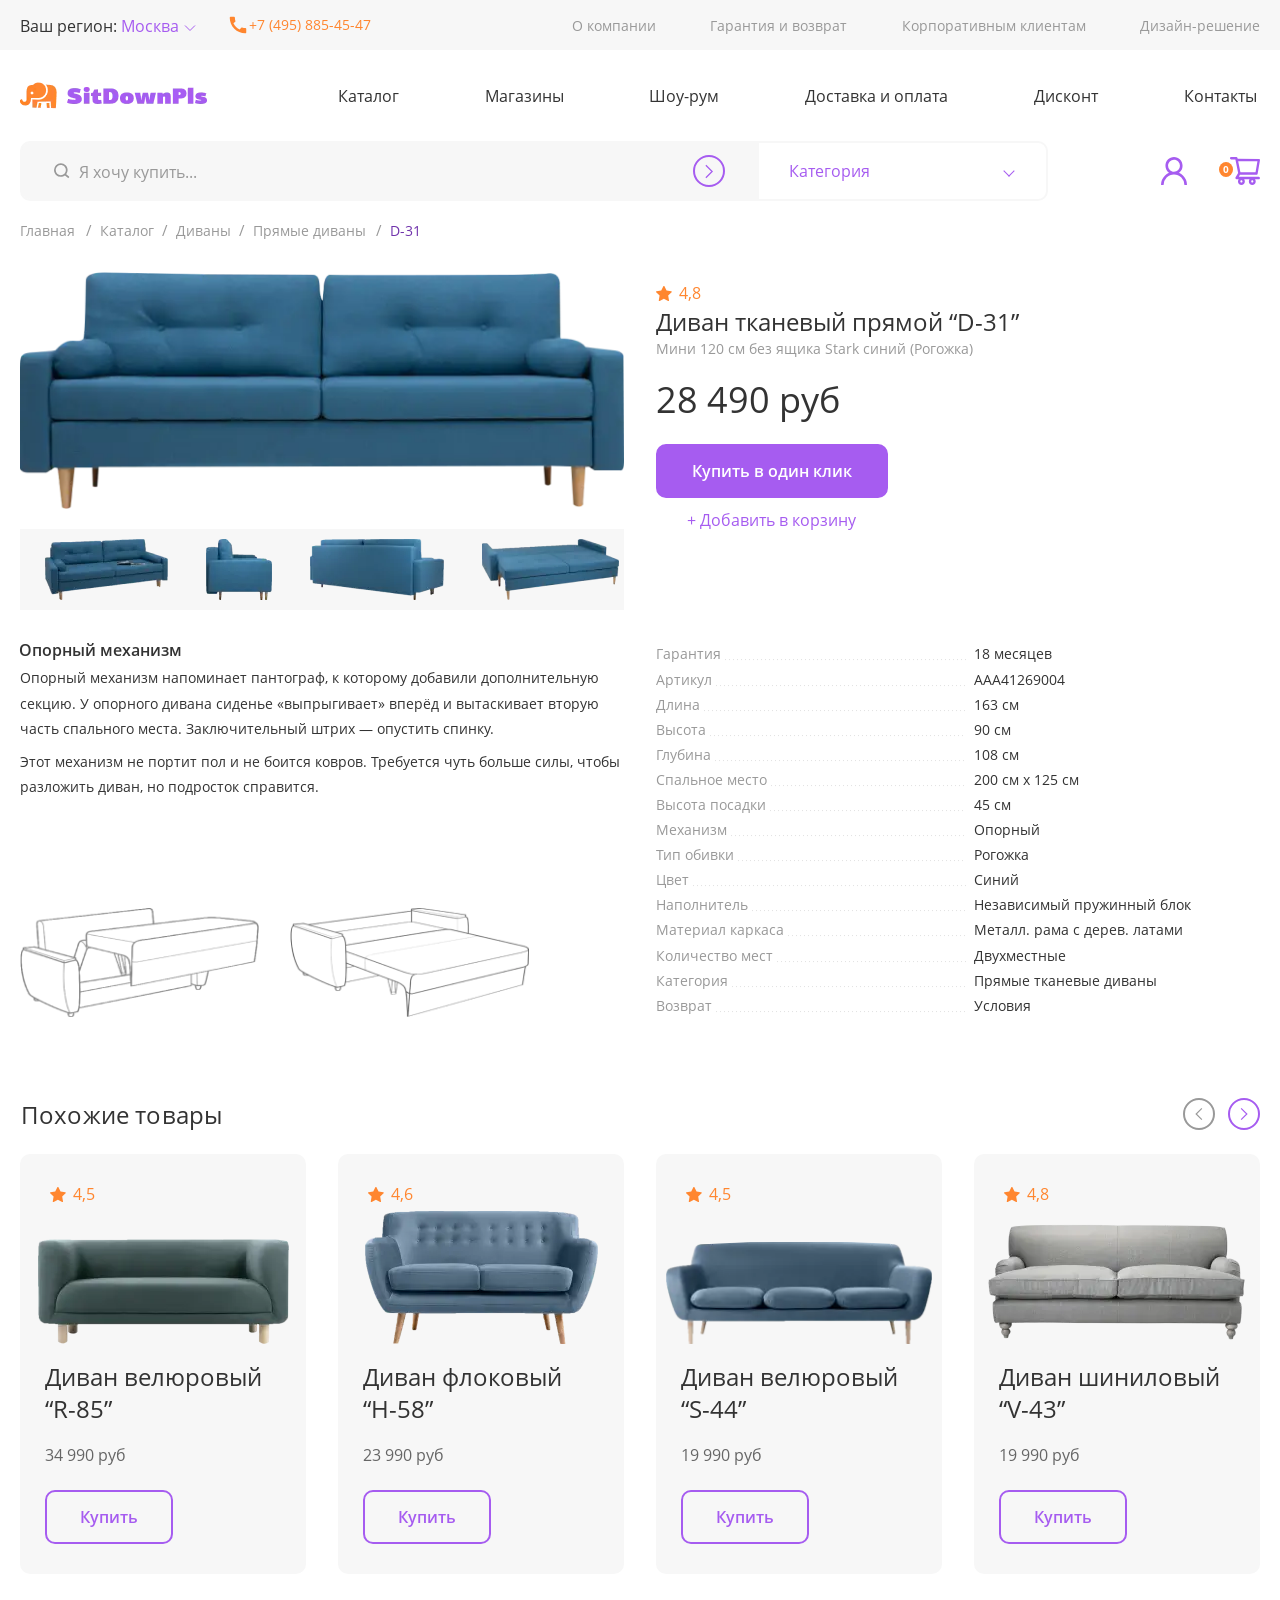
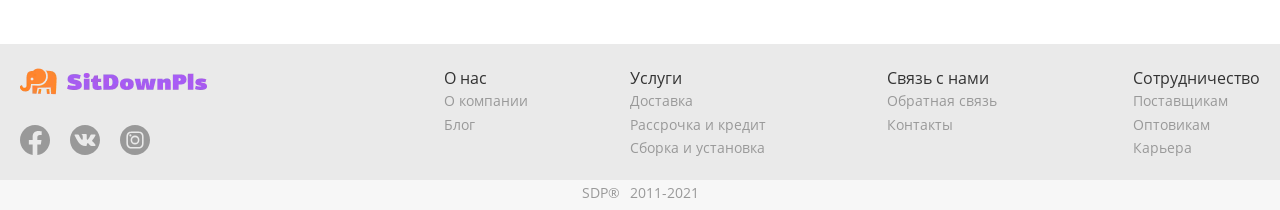
<file: product-card.html>
<!DOCTYPE html>
<html lang="en">
<head>
  <meta charset="UTF-8">
  <meta http-equiv="X-UA-Compatible" content="IE=edge">
  <meta name="viewport" content="width=device-width, initial-scale=1.0">
  <title>SitDownPls</title>
  <link rel="shortcut icon" href="img/favicon.ico" type="image/x-icon">
  <link rel="stylesheet" href="css/main.css">
</head>
<body>
  <header class="header">
    <div class="header__container">
      <div class="header__top">
        <div class="container header-top__container">
          <div class="header__container-logo">
            <a href="index.html" class="header__logo" aria-label="Логотип">
              <img src="img/logo.webp" class="header-logo__img" alt="SitDownPls">
            </a>
          </div>
          <div class="header__container-info">
            <div class="header__region">
              Ваш регион:
              <button class="btn header-region__btn" data-region="Москва" aria-label="Поменять регион">
                <span class="header-region-btn__text">
                  Москва
                </span>
                <svg class="icon_arrow header-region__icon_arrow" width="18" height="12">
                  <use xlink:href="img/sprite.svg#arrow-prev"></use>
                </svg>
              </button>
              <div class="header-region__dropdown">
                <ul class="list header-region-dropdown__list">
                  <li class="header-region-dropdown__item">
                    <button class="btn header-region-dropdown-item__btn" data-region="Казань" aria-label="Казань">
                      Казань
                    </button>
                  </li>
                  <li class="header-region-dropdown__item">
                    <button class="btn header-region-dropdown-item__btn" data-region="Уфа" aria-label="Уфа">
                      Уфа
                    </button>
                  </li>
                  <li class="header-region-dropdown__item">
                    <button class="btn header-region-dropdown-item__btn" data-region="Пермь" aria-label="Пермь">
                      Пермь
                    </button>
                  </li>
                </ul>
              </div>
            </div>
            <a href="tel:+74958854547" class="header__phone" aria-label="Номер телефона">
              <svg class="header-phone__icon" width="18" height="18">
                <use xlink:href="img/sprite.svg#header-phone"></use>
              </svg>
              +7 (495) 885-45-47
            </a>
          </div>
          <nav class="nav_extra">
            <ul class="list nav-extra__list">
              <li class="nav-extra__item">
                <a href="#" class="nav__link nav-extra__link" aria-label="О компании">
                  О компании
                </a>
              </li>
              <li class="nav-extra__item">
                <a href="#" class="nav__link nav-extra__link" aria-label="Гарантия и возврат">
                  Гарантия и возврат
                </a>
              </li>
              <li class="nav-extra__item">
                <a href="#" class="nav__link nav-extra__link" aria-label="Корпоративным клиентам">
                  Корпоративным клиентам
                </a>
              </li>
              <li class="nav-extra__item">
                <a href="#" class="nav__link nav-extra__link" aria-label="Дизайн-решение">
                  Дизайн-решение
                </a>
              </li>
            </ul>
          </nav>
          <div class="header__user-options">
            <a href="#" class="header-user__link header__login" aria-label="Личный кабинет">
              <svg class="header-user header-login__icon" width="26" height="28">
                <use xlink:href="img/sprite.svg#header-user"></use>
              </svg>
            </a>
            <a href="#" class="header-user__link header__cart" aria-label="Корзина">
              <svg class="header-cart__icon" width="30" height="28">
                <use xlink:href="img/sprite.svg#header-cart"></use>
              </svg>
            </a>
          </div>
        </div>
      </div>
      <div class="header__bottom">
        <div class="container header-bottom__container">
          <button class="btn burger" aria-label="Меню">
            <span class="burger__line1"></span>
            <span class="burger__line2"></span>
            <span class="burger__line3"></span>
          </button>
          <div class="header__container-logo">
            <a href="index.html" class="header__logo" aria-label="Логотип">
              <img src="img/logo.webp" alt="SitDownPls" class="header-logo__img">
            </a>
          </div>
          <nav class="nav_main">
            <ul class="list nav-main__list">
              <li class="nav-main__item nav-main__item1">
                <a href="catalog.html" class="nav__link nav-main__link" aria-label="Каталог">
                  Каталог
                </a>
              </li>
              <li class="nav-main__item nav-main__item2">
                <a href="#" class="nav__link nav-main__link" aria-label="Магазины">
                  Магазины
                </a>
              </li>
              <li class="nav-main__item nav-main__item3">
                <a href="#" class="nav__link nav-main__link" aria-label="Шоу-рум">
                  Шоу-рум
                </a>
              </li>
              <li class="nav-main__item nav-main__item4">
                <a href="#" class="nav__link nav-main__link" aria-label="Доставка и оплата">
                  Доставка и оплата
                </a>
              </li>
              <li class="nav-main__item nav-main__item5">
                <a href="#" class="nav__link nav-main__link" aria-label="Дисконт">
                  Дисконт
                </a>
              </li>
              <li class="nav-main__item nav-main__item6">
                <a href="#" class="nav__link nav-main__link" aria-label="Контакты">
                  Контакты
                </a>
              </li>
            </ul>
          </nav>
          <form class="header__form">
            <div class="header-form__input-container">
              <input class="header-form__input_search" type="text" placeholder="Я хочу купить..." aria-label="Поиск">
              <svg class="header-form__icon_loop" width="15.5" height="16">
                <use xlink:href="img/sprite.svg#header-loop"></use>
              </svg>
              <button class="btn btn-witharrow header-form__btn_search" aria-label="Искать">
                <svg class="icon_arrow header-form__icon_arrow" width="20" height="15">
                  <use xlink:href="img/sprite.svg#arrow-prev"></use>
                </svg>
              </button>
            </div>
            <select class="header__select" name="header-select" id="header-select" aria-label="Категории товаров">
              <option value="" selected disabled>Категория</option>
              <option value="sofas">Диваны</option>
              <option value="commodes">Комоды</option>
              <option value="armchairs">Кресла</option>
              <option value="chairs">Стулья</option>
              <option value="poufs">Пуфы</option>
              <option value="tables">Столы</option>
              <option value="beds">Кровати</option>
              <option value="accessories">Аксессуары</option>
              <option value="pedestal">Тумбы</option>
            </select>
          </form>
          <div class="header__user-options">
            <a href="#" class="header-user__link header__login" aria-label="Личный кабинет">
              <svg class="header-user header-login__icon" width="26" height="28">
                <use xlink:href="img/sprite.svg#header-user"></use>
              </svg>
            </a>
            <a href="#" class="header-user__link header__cart" aria-label="Корзина">
              <svg class="header-cart__icon" width="30" height="28">
                <use xlink:href="img/sprite.svg#header-cart"></use>
              </svg>
            </a>
          </div>
          <ul class="list header__breadcrumb">
            <li class="header-breadcrumb__item">
              <a href="index.html" class="nav__link header-breadcrumb__link" aria-label="Главная">
                Главная
              </a>
            </li>
            <li class="header-breadcrumb__item">
              <a href="catalog.html" class="nav__link header-breadcrumb__link" aria-label="Каталог">
                Каталог
              </a>
            </li>
            <li class="header-breadcrumb__item">
              <a href="#" class="nav__link header-breadcrumb__link" aria-label="Диваны">
                Диваны
              </a>
            </li>
            <li class="header-breadcrumb__item">
              <a href="#" class="nav__link header-breadcrumb__link" aria-label="Прямые диваны">
                Прямые диваны
              </a>
            </li>
            <li class="header-breadcrumb__item header-breadcrumb__item_active">
              D-31
            </li>
          </ul>
        </div>
      </div>
    </div>
  </header>

  <main>
    <section class="product">
      <div class="container grid-container product__container">
        <form class="product__modal product__form">
          <button class="btn product-modal__btn-close product-form__btn-close" type="button" data-close="form" aria-label="Закрыть">
            <svg class="product-modal__icon-close product-form__icon-close" width="20" height="20">
              <use xlink:href="img/sprite.svg#modal-close"></use>
            </svg>
          </button>
          <h2 class="title section__title product-form__title">
            Купить в один клик
          </h2>
          <p class="descr product-form__descr">
            Чтобы оформить заказ — заполните формы ниже и наш менеджер свяжется с вами в течении часа.
          </p>
          <div class="form__input-container">
            <input class="form__input product-form__input" type="text" name="name" data-validate-field="name" data-path="name" aria-label="Как вас зовут">
            <div class="placeholder" data-target="name">
              Как вас зовут?
            </div>
          </div>
          <div class="form__input-container">
            <input class="form__input product-form__input" type="tel" name="phone" data-validate-field="tel" data-validate-rules="phone" data-path="phone" aria-label="Ваш телефон">
            <div class="placeholder" data-target="phone">
              Ваш телефон
            </div>
          </div>
          <button class="btn btn-withbg product-form__btn" type="submit" aria-label="Отправить">
            Отправить
          </button>
          <label for="bestsellers" class="checkbox-label product__checkbox-label" aria-label="Принимаю пользовательское соглашение">
            <input type="checkbox" id="bestsellers" checked>
            <span class="checkbox-label__name product-checkbox-label__name">
              Принимаю <a class="checkbox-label__link product-checkbox-label__link" href="#" aria-label="Пользовательское соглашение">пользовательское соглашение</a>
            </span>
            <span class="checkbox-label__marker product-checkbox-label__marker"></span>
          </label>
        </form>
        <div class="product__modal product__success">
          <div class="product-success__container">
            <button class="btn product-modal__btn-close product-success__btn-close" type="button" data-close="success" aria-label="Закрыть">
              <svg class="product-modal__icon-close product-success__icon-close" width="20" height="20">
                <use xlink:href="img/sprite.svg#modal-close"></use>
              </svg>
            </button>
            <img class="product-success__img" src="img/product-success.webp" alt="">
            <h2 class="title section__title product-success__title">
              Спасибо, мы вам перезвоним!
            </h2>
          </div>
        </div>
        <div class="product__modal product__slider">
          <button class="btn product-modal__btn-close product-slider__btn-close" type="button" data-close="slider" aria-label="Закрыть">
            <svg class="product-modal__icon-close product-slider__icon-close" width="20" height="20">
              <use xlink:href="img/sprite.svg#modal-close"></use>
            </svg>
          </button>
          <div class="product-slider__big">
            <img class="product-slider-big__img" src="img/product-slider-big.webp" alt="">
          </div>
          <div class="swiper product-slider__swiper">
            <div class="swiper-navigation product-slider__navigation">
              <button class="btn btn-witharrow product-slider__btn product-slider__btn_prev" aria-label="Предыдущий товар">
                <svg class="icon_arrow product-slider__icon product-slider__icon_prev" width="8" height="16">
                  <use xlink:href="img/sprite.svg#arrow-prev"></use>
                </svg>
              </button>
              <button class="btn btn-witharrow product-slider__btn product-slider__btn_next" aria-label="Следующий товар">
                <svg class="icon_arrow product-slider__icon product-slider__icon_next" width="8" height="16">
                  <use xlink:href="img/sprite.svg#arrow-prev"></use>
                </svg>
              </button>
            </div>
            <div class="swiper-wrapper product-slider__wrapper">
              <div class="swiper-slide product-slider__slide product-slider__slide1">
                <img class="product-slider__img_preview" src="img/product-slider-preview1.webp" data-src="img/product-slider-preview1-big.webp" alt="" aria-label="Фото №1">
              </div>
              <div class="swiper-slide product-slider__slide product-slider__slide2">
                <img class="product-slider__img_preview" src="img/product-slider-preview2.webp" data-src="img/product-slider-preview2-big.webp" alt="" aria-label="Фото №2">
              </div>
              <div class="swiper-slide product-slider__slide product-slider__slide3">
                <img class="product-slider__img_preview" src="img/product-slider-preview3.webp" data-src="img/product-slider-preview3-big.webp" alt="" aria-label="Фото №3">
              </div>
              <div class="swiper-slide product-slider__slide product-slider__slide4">
                <img class="product-slider__img_preview" src="img/product-slider-preview4.webp" data-src="img/product-slider-preview4-big.webp" alt="" aria-label="Фото №4">
              </div>
            </div>
          </div>
        </div>
        <div class="product__big">
          <img class="product-big__img" src="img/product-big.webp" alt="">
        </div>
        <div class="product__preview">
          <img class="product-preview__img" src="img/product-preview1.webp" data-src="img/product-slider-preview1-big.webp" alt="" aria-label="Фото №1">
          <img class="product-preview__img" src="img/product-preview2.webp" data-src="img/product-slider-preview2-big.webp" alt="" aria-label="Фото №2">
          <img class="product-preview__img" src="img/product-preview3.webp" data-src="img/product-slider-preview3-big.webp" alt="" aria-label="Фото №3">
          <img class="product-preview__img" src="img/product-preview4.webp" data-src="img/product-slider-preview4-big.webp" alt="" aria-label="Фото №4">
        </div>
        <div class="product__buy">
          <div class="product-buy__rate" data-rating="4.8">
            4,8
          </div>
          <h2 class="title section__title product-buy__title">
            Диван тканевый прямой “D-31”
          </h2>
          <div class="product-buy__info">
            Мини 120 см без ящика Stark синий (Рогожка)
          </div>
          <div class="product-buy__price">
            28 490 руб
          </div>
          <div class="product-buy__btn-container">
            <button class="btn btn-withbg product-buy__btn product-buy__btn_buy" aria-label="Купить в один клик">
              Купить в один клик
            </button>
            <button class="btn product-buy__btn product-buy__btn_cart" aria-label="Добавить в корзину">
              + Добавить в корзину
            </button>
          </div>
        </div>
        <div class="product__description">
          <h3 class="title product-description__title">
            Опорный механизм
          </h3>
          <p class="descr product-description__descr">
            Опорный механизм напоминает пантограф, к которому добавили дополнительную секцию. У опорного дивана сиденье «выпрыгивает» вперёд и вытаскивает вторую часть спального места. Заключительный штрих — опустить спинку.
          </p>
          <p class="descr product-description__descr">
            Этот механизм не портит пол и не боится ковров. Требуется чуть больше силы, чтобы разложить диван, но подросток справится.
          </p>
        </div>
        <div class="product__stats">
          <div class="product-stats__row">
            <span class="product-stats__name">
              Гарантия
            </span>
            <span class="product-stats__value">
              18 месяцев
            </span>
          </div>
          <div class="product-stats__row">
            <span class="product-stats__name">
              Артикул
            </span>
            <span class="product-stats__value">
              AAA41269004
            </span>
          </div>
          <div class="product-stats__row">
            <span class="product-stats__name">
              Длина
            </span>
            <span class="product-stats__value">
              163 см
            </span>
          </div>
          <div class="product-stats__row">
            <span class="product-stats__name">
              Высота
            </span>
            <span class="product-stats__value">
              90 см
            </span>
          </div>
          <div class="product-stats__row">
            <span class="product-stats__name">
              Глубина
            </span>
            <span class="product-stats__value">
              108 см
            </span>
          </div>
          <div class="product-stats__row">
            <span class="product-stats__name">
              Спальное место
            </span>
            <span class="product-stats__value">
              200 см х 125 см
            </span>
          </div>
          <div class="product-stats__row">
            <span class="product-stats__name">
              Высота посадки
            </span>
            <span class="product-stats__value">
              45 см
            </span>
          </div>
          <div class="product-stats__row">
            <span class="product-stats__name">
              Механизм
            </span>
            <span class="product-stats__value">
              Опорный
            </span>
          </div>
          <div class="product-stats__row">
            <span class="product-stats__name">
              Тип обивки
            </span>
            <span class="product-stats__value">
              Рогожка
            </span>
          </div>
          <div class="product-stats__row">
            <span class="product-stats__name">
              Цвет
            </span>
            <span class="product-stats__value">
              Синий
            </span>
          </div>
          <div class="product-stats__row">
            <span class="product-stats__name">
              Наполнитель
            </span>
            <span class="product-stats__value">
              Независимый пружинный блок
            </span>
          </div>
          <div class="product-stats__row">
            <span class="product-stats__name">
              Материал каркаса
            </span>
            <span class="product-stats__value">
              Металл. рама с дерев. латами
            </span>
          </div>
          <div class="product-stats__row">
            <span class="product-stats__name">
              Количество мест
            </span>
            <span class="product-stats__value">
              Двухместные
            </span>
          </div>
          <div class="product-stats__row">
            <span class="product-stats__name">
              Категория
            </span>
            <span class="product-stats__value">
              Прямые тканевые диваны
            </span>
          </div>
          <div class="product-stats__row">
            <span class="product-stats__name">
              Возврат
            </span>
            <span class="product-stats__value">
              Условия
            </span>
          </div>
        </div>
      </div>
    </section>

    <section class="similar">
      <div class="container similar__container">
        <h2 class="title section__title similar__title">
          Похожие товары
        </h2>
        <div class="swiper-navigation similar__navigation">
          <button class="btn btn-witharrow similar__btn similar__btn_prev" aria-label="Предыдущий товар">
            <svg class="icon_arrow similar__icon similar__icon_prev" width="8" height="16">
              <use xlink:href="img/sprite.svg#arrow-prev"></use>
            </svg>
          </button>
          <button class="btn btn-witharrow similar__btn similar__btn_next" aria-label="Следующий товар">
            <svg class="icon_arrow similar__icon similar__icon_next" width="8" height="16">
              <use xlink:href="img/sprite.svg#arrow-prev"></use>
            </svg>
          </button>
        </div>
        <div class="swiper similar__swiper">
          <div class="swiper-wrapper similar__wrapper">
            <div class="swiper-slide similar__slide">
              <article class="card similar__card similar__card16">
                <img class="similar-card__img similar-card__img16" src="img/rating-card16.webp" alt="">
                <div class="similar-card__text">
                  <h3 class="title similar-card__title">
                    Диван велюровый
                    <span class="similar-card__title_nowrap">
                      “R-85”
                    </span>
                  </h3>
                  <span class="similar-card__price">
                    34 990 руб
                  </span>
                  <a href="product-card.html" class="btn btn-withoutbg similar-card__btn" aria-label="Купить">
                    Купить
                  </a>
                </div>
                <div class="similar-card__rate" data-rating="4.5">
                  4,5
                </div>
              </article>
            </div>
            <div class="swiper-slide similar__slide">
              <article class="card similar__card similar__card11">
                <img class="similar-card__img similar-card__img11" src="img/rating-card11.webp" alt="">
                <div class="similar-card__text">
                  <h3 class="title similar-card__title">
                    Диван флоковый
                    <span class="similar-card__title_nowrap">
                      “H-58”
                    </span>
                  </h3>
                  <span class="similar-card__price">
                    23 990 руб
                  </span>
                  <a href="product-card.html" class="btn btn-withoutbg similar-card__btn" aria-label="Купить">
                    Купить
                  </a>
                </div>
                <div class="similar-card__rate" data-rating="4.6">
                  4,6
                </div>
              </article>
            </div>
            <div class="swiper-slide similar__slide">
              <article class="card similar__card similar__card17">
                <img class="similar-card__img similar-card__img17" src="img/rating-card17.webp" alt="">
                <div class="similar-card__text">
                  <h3 class="title similar-card__title">
                    Диван велюровый
                    <span class="similar-card__title_nowrap">
                      “S-44”
                    </span>
                  </h3>
                  <span class="similar-card__price">
                    19 990 руб
                  </span>
                  <a href="product-card.html" class="btn btn-withoutbg similar-card__btn" aria-label="Купить">
                    Купить
                  </a>
                </div>
                <div class="similar-card__rate" data-rating="4.5">
                  4,5
                </div>
              </article>
            </div>
            <div class="swiper-slide similar__slide">
              <article class="card similar__card similar__card7">
                <img class="similar-card__img similar-card__img7" src="img/rating-card7.webp" alt="">
                <div class="similar-card__text">
                  <h3 class="title similar-card__title">
                    Диван шиниловый
                    <span class="similar-card__title_nowrap">
                      “V-43”
                    </span>
                  </h3>
                  <span class="similar-card__price">
                    19 990 руб
                  </span>
                  <a href="product-card.html" class="btn btn-withoutbg similar-card__btn" aria-label="Купить">
                    Купить
                  </a>
                </div>
                <div class="similar-card__rate" data-rating="4.8">
                  4,8
                </div>
              </article>
            </div>
            <div class="swiper-slide similar__slide">
              <article class="card similar__card similar__card8">
                <img class="similar-card__img similar-card__img8" src="img/rating-card8.webp" alt="">
                <div class="similar-card__text">
                  <h3 class="title similar-card__title">
                    Диван велюровый
                    <span class="similar-card__title_nowrap">
                      “S-99”
                    </span>
                  </h3>
                  <span class="similar-card__price">
                    19 990 руб
                  </span>
                  <a href="product-card.html" class="btn btn-withoutbg similar-card__btn" aria-label="Купить">
                    Купить
                  </a>
                </div>
                <div class="similar-card__rate" data-rating="4.7">
                  4,7
                </div>
              </article>
            </div>
            <div class="swiper-slide similar__slide">
              <article class="card similar__card similar__card13">
                <img class="similar-card__img similar-card__img13" src="img/rating-card13.webp" alt="">
                <div class="similar-card__text">
                  <h3 class="title similar-card__title">
                    Диван из шинила
                    <span class="similar-card__title_nowrap">
                      “C-42”
                    </span>
                  </h3>
                  <span class="similar-card__price">
                    18 990 руб
                  </span>
                  <a href="product-card.html" class="btn btn-withoutbg similar-card__btn" aria-label="Купить">
                    Купить
                  </a>
                </div>
                <div class="similar-card__rate" data-rating="4.6">
                  4,6
                </div>
              </article>
            </div>
          </div>
        </div>
      </div>
    </section>
  </main>

  <footer class="footer">
    <div class="container grid-container footer__container">
      <div class="footer__left">
        <a href="index.html" class="logo footer__logo" aria-label="Логотип">
          <img src="img/logo.webp" alt="SitDownPls">
        </a>
        <ul class="list footer-socials__list">
          <li class="footer-socials__item">
            <a href="#" class="footer-socials__link" aria-label="Фейсбук">
              <svg class="footer-socials__icon" width="30" height="30">
                <use xlink:href="img/sprite.svg#fb"></use>
              </svg>
            </a>
          </li>
          <li class="footer-socials__item">
            <a href="#" class="footer-socials__link" aria-label="Вконтакте">
              <svg class="footer-socials__icon" width="30" height="30">
                <use xlink:href="img/sprite.svg#vk"></use>
              </svg>
            </a>
          </li>
          <li class="footer-socials__item">
            <a href="#" class="footer-socials__link" aria-label="Инстаграм">
              <svg class="footer-socials__icon" width="30" height="30">
                <use xlink:href="img/sprite.svg#instagram"></use>
              </svg>
            </a>
          </li>
        </ul>
      </div>
      <nav class="footer__nav">
        <div class="footer-nav__container footer-nav__container1">
          <h2 class="title footer-nav__title">
            О нас
          </h2>
          <ul class="list footer-nav__list">
            <li class="footer-nav__item">
              <a href="#" class="nav__link footer-nav__link" aria-label="О компании">
                О компании
              </a>
            </li>
            <li class="footer-nav__item">
              <a href="#" class="nav__link footer-nav__link" aria-label="Блог">
                Блог
              </a>
            </li>
          </ul>
        </div>
        <div class="footer-nav__container footer-nav__container2">
          <h2 class="title footer-nav__title">
            Услуги
          </h2>
          <ul class="list footer-nav__list">
            <li class="footer-nav__item">
              <a href="#" class="nav__link footer-nav__link" aria-label="Доставка">
                Доставка
              </a>
            </li>
            <li class="footer-nav__item">
              <a href="#" class="nav__link footer-nav__link" aria-label="Рассрочка и кредит">
                Рассрочка и кредит
              </a>
            </li>
            <li class="footer-nav__item">
              <a href="#" class="nav__link footer-nav__link" aria-label="Сборка и установка">
                Сборка и установка
              </a>
            </li>
          </ul>
        </div>
        <div class="footer-nav__container footer-nav__container3">
          <h2 class="title footer-nav__title">
            Связь с нами
          </h2>
          <ul class="list footer-nav__list">
            <li class="footer-nav__item">
              <a href="#" class="nav__link footer-nav__link" aria-label="Обратная связь">
                Обратная связь
              </a>
            </li>
            <li class="footer-nav__item">
              <a href="#" class="nav__link footer-nav__link" aria-label="Контакты">
                Контакты
              </a>
            </li>
          </ul>
        </div>
        <div class="footer-nav__container footer-nav__container4">
          <h2 class="title footer-nav__title">
            Сотрудничество
          </h2>
          <ul class="list footer-nav__list">
            <li class="footer-nav__item">
              <a href="#" class="nav__link footer-nav__link" aria-label="Поставщикам">
                Поставщикам
              </a>
            </li>
            <li class="footer-nav__item">
              <a href="#" class="nav__link footer-nav__link" aria-label="Оптовикам">
                Оптовикам
              </a>
            </li>
            <li class="footer-nav__item">
              <a href="#" class="nav__link footer-nav__link" aria-label="Карьера">
                Карьера
              </a>
            </li>
          </ul>
        </div>
      </nav>
      <div class="footer__copyrights">
        <p class="descr footer-copyrights__descr">
          <span class="footer-copyrights__space">SDP®</span> 2011-2021
        </p>
      </div>
    </div>
  </footer>

  <script src="js/vendor.js"></script>
  <script src="js/app.js"></script>
</body>
</html>
</file>
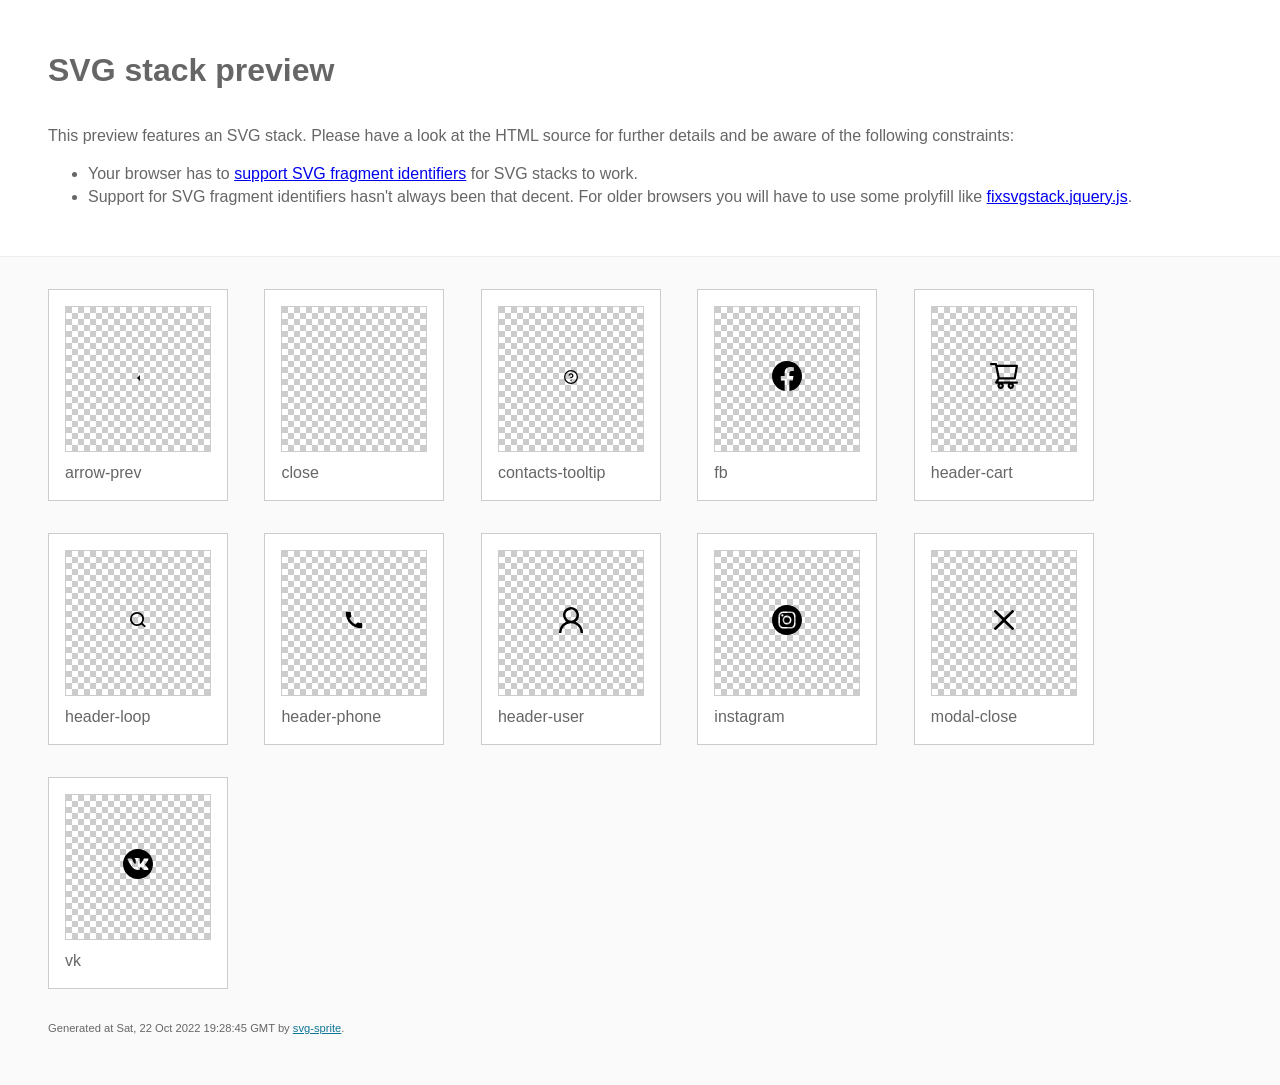
<file: img/stack/sprite.stack.html>
<!DOCTYPE html>
<html lang="en" xmlns="http://www.w3.org/1999/xhtml">
	<head>
		<meta charset="utf-8"/>
		<meta http-equiv="X-UA-Compatible" content="IE=Edge"/>
		<title>SVG stack preview | svg-sprite</title>
		<style>@charset "UTF-8";body{padding:0;margin:0;color:#666;background:#fafafa;font-family:Arial,Helvetica,sans-serif;font-size:1em;line-height:1.4}header{display:block;padding:3em 3em 2em 3em;background-color:#fff}header p{margin:2em 0 0 0}section{border-top:1px solid #eee;padding:2em 3em 0 3em}section ul{margin:0;padding:0}section li{display:inline;display:inline-block;background-color:#fff;position:relative;margin:0 2em 2em 0;vertical-align:top;border:1px solid #ccc;padding:1em 1em 3em 1em;cursor:default}.icon-box{margin:0;width:144px;height:144px;position:relative;background:#ccc url("[data-uri]") top left repeat;border:1px solid #ccc;display:table-cell;vertical-align:middle;text-align:center}.icon{display:inline;display:inline-block}h1{margin-top:0}h2{margin:0;padding:0;font-size:1em;font-weight:normal;white-space:nowrap;overflow:hidden;text-overflow:ellipsis;position:absolute;left:1em;right:1em;bottom:1em}footer{display:block;margin:0;padding:0 3em 3em 3em}footer p{margin:0;font-size:.7em}footer a{color:#0f7595;margin-left:0}</style>

<!--

Sprite shape dimensions
====================================================================================================
You will need to set the sprite shape dimensions via CSS when you use them as stack SVGs, otherwise
they would become a huge 100% in size. You may use the following dimension classes for doing so.
They might well be outsourced to an external stylesheet of course.

-->

<style type="text/css">
	.svg-arrow-prev-dims { width: 7px; height: 12px; }
	.svg-close-dims { width: 24px; height: 24px; }
	.svg-contacts-tooltip-dims { width: 14px; height: 14px; }
	.svg-fb-dims { width: 30px; height: 30px; }
	.svg-header-cart-dims { width: 30px; height: 28px; }
	.svg-header-loop-dims { width: 16px; height: 16px; }
	.svg-header-phone-dims { width: 18px; height: 18px; }
	.svg-header-user-dims { width: 26px; height: 28px; }
	.svg-instagram-dims { width: 30px; height: 30px; }
	.svg-modal-close-dims { width: 20px; height: 20px; }
	.svg-vk-dims { width: 30px; height: 30px; }
</style>

<!--
====================================================================================================
-->

	</head>
	<body>
		<header>
			<h1>SVG stack preview</h1>
			<p>This preview features an SVG stack. Please have a look at the HTML source for further details and be aware of the following constraints:</p>
			<ul>
				<li>Your browser has to <a href="http://caniuse.com/#feat=svg-fragment" target="_blank" rel="noopener noreferrer">support SVG fragment identifiers</a> for SVG stacks to work.</li>
				<li>Support for SVG fragment identifiers hasn't always been that decent. For older browsers you will have to use some prolyfill like <a href="https://github.com/preciousforever/SVG-Stacker/blob/master/fixsvgstack.jquery.js" target="_blank" rel="noopener noreferrer">fixsvgstack.jquery.js</a>.</li>
			</ul>
		</header>
		<section>

<!--

SVG stack
====================================================================================================
These SVG images make use of fragment identifiers (IDs) to reference certain portions of the
external sprite. By default, all shapes inside the sprite are hidden by CSS. The `:target` pseudo
selector is used to show the very shape that is referenced by the fragment identifier.

-->

			<ul>

				<li title="arrow-prev">
					<div class="icon-box">

						<!-- arrow-prev -->
						<img src="../sprite.svg#arrow-prev" class="svg-arrow-prev-dims" alt="arrow-prev"/>

					</div>
					<h2>arrow-prev</h2>
				</li>
				<li title="close">
					<div class="icon-box">

						<!-- close -->
						<img src="../sprite.svg#close" class="svg-close-dims" alt="close"/>

					</div>
					<h2>close</h2>
				</li>
				<li title="contacts-tooltip">
					<div class="icon-box">

						<!-- contacts-tooltip -->
						<img src="../sprite.svg#contacts-tooltip" class="svg-contacts-tooltip-dims" alt="contacts-tooltip"/>

					</div>
					<h2>contacts-tooltip</h2>
				</li>
				<li title="fb">
					<div class="icon-box">

						<!-- fb -->
						<img src="../sprite.svg#fb" class="svg-fb-dims" alt="fb"/>

					</div>
					<h2>fb</h2>
				</li>
				<li title="header-cart">
					<div class="icon-box">

						<!-- header-cart -->
						<img src="../sprite.svg#header-cart" class="svg-header-cart-dims" alt="header-cart"/>

					</div>
					<h2>header-cart</h2>
				</li>
				<li title="header-loop">
					<div class="icon-box">

						<!-- header-loop -->
						<img src="../sprite.svg#header-loop" class="svg-header-loop-dims" alt="header-loop"/>

					</div>
					<h2>header-loop</h2>
				</li>
				<li title="header-phone">
					<div class="icon-box">

						<!-- header-phone -->
						<img src="../sprite.svg#header-phone" class="svg-header-phone-dims" alt="header-phone"/>

					</div>
					<h2>header-phone</h2>
				</li>
				<li title="header-user">
					<div class="icon-box">

						<!-- header-user -->
						<img src="../sprite.svg#header-user" class="svg-header-user-dims" alt="header-user"/>

					</div>
					<h2>header-user</h2>
				</li>
				<li title="instagram">
					<div class="icon-box">

						<!-- instagram -->
						<img src="../sprite.svg#instagram" class="svg-instagram-dims" alt="instagram"/>

					</div>
					<h2>instagram</h2>
				</li>
				<li title="modal-close">
					<div class="icon-box">

						<!-- modal-close -->
						<img src="../sprite.svg#modal-close" class="svg-modal-close-dims" alt="modal-close"/>

					</div>
					<h2>modal-close</h2>
				</li>
				<li title="vk">
					<div class="icon-box">

						<!-- vk -->
						<img src="../sprite.svg#vk" class="svg-vk-dims" alt="vk"/>

					</div>
					<h2>vk</h2>
				</li>
			</ul>

<!--
====================================================================================================
-->

		</section>
		<footer>
			<p>Generated at Sat, 22 Oct 2022 19:28:45 GMT by <a href="https://github.com/svg-sprite/svg-sprite" target="_blank" rel="noopener noreferrer">svg-sprite</a>.</p>
		</footer>
	</body>
</html>
</file>
<file: css/main.css>
@charset "UTF-8";

@font-face {
  font-family: "OpenSans";
  font-display: swap;
  src: url("../fonts/OpenSans-Regular.woff") format("woff"), url("../fonts/OpenSans-Regular.woff2") format("woff2");
  font-weight: 400;
  font-style: normal;
}

@font-face {
  font-family: "OpenSans";
  font-display: swap;
  src: url("../fonts/OpenSans-SemiBold.woff") format("woff"), url("../fonts/OpenSans-SemiBold.woff2") format("woff2");
  font-weight: 600;
  font-style: normal;
}

@font-face {
  font-family: "OpenSans";
  font-display: swap;
  src: url("../fonts/OpenSans-Bold.woff") format("woff"), url("../fonts/OpenSans-Bold.woff2") format("woff2");
  font-weight: 700;
  font-style: normal;
}

@font-face {
  font-family: "PlayfairDisplay";
  font-display: swap;
  src: url("../fonts/PlayfairDisplay-Black.woff") format("woff"), url("../fonts/PlayfairDisplay-Black.woff2") format("woff2");
  font-weight: 900;
  font-style: normal;
}

@font-face {
  font-family: "Montserrat";
  font-display: swap;
  src: url("../fonts/MontserratAlternates-Regular.woff") format("woff"), url("../fonts/MontserratAlternates-Regular.woff2") format("woff2");
  font-weight: 400;
  font-style: normal;
}

/*! normalize.css v8.0.1 | MIT License | github.com/necolas/normalize.css */

/* Document
   ========================================================================== */

/**
 * 1. Correct the line height in all browsers.
 * 2. Prevent adjustments of font size after orientation changes in iOS.
 */

html {
  line-height: 1.15;
  /* 1 */
  -webkit-text-size-adjust: 100%;
  /* 2 */
}

/* Sections
   ========================================================================== */

/**
 * Remove the margin in all browsers.
 */

body {
  margin: 0;
}

/**
 * Render the `main` element consistently in IE.
 */

main {
  display: block;
}

/**
 * Correct the font size and margin on `h1` elements within `section` and
 * `article` contexts in Chrome, Firefox, and Safari.
 */

h1 {
  font-size: 2em;
  margin: 0.67em 0;
}

/* Grouping content
   ========================================================================== */

/**
 * 1. Add the correct box sizing in Firefox.
 * 2. Show the overflow in Edge and IE.
 */

hr {
  box-sizing: content-box;
  /* 1 */
  height: 0;
  /* 1 */
  overflow: visible;
  /* 2 */
}

/**
 * 1. Correct the inheritance and scaling of font size in all browsers.
 * 2. Correct the odd `em` font sizing in all browsers.
 */

pre {
  font-family: monospace, monospace;
  /* 1 */
  font-size: 1em;
  /* 2 */
}

/* Text-level semantics
   ========================================================================== */

/**
 * Remove the gray background on active links in IE 10.
 */

a {
  background-color: transparent;
}

/**
 * 1. Remove the bottom border in Chrome 57-
 * 2. Add the correct text decoration in Chrome, Edge, IE, Opera, and Safari.
 */

abbr[title] {
  border-bottom: none;
  /* 1 */
  text-decoration: underline;
  /* 2 */
  text-decoration: underline dotted;
  /* 2 */
}

/**
 * Add the correct font weight in Chrome, Edge, and Safari.
 */

b,
strong {
  font-weight: bolder;
}

/**
 * 1. Correct the inheritance and scaling of font size in all browsers.
 * 2. Correct the odd `em` font sizing in all browsers.
 */

code,
kbd,
samp {
  font-family: monospace, monospace;
  /* 1 */
  font-size: 1em;
  /* 2 */
}

/**
 * Add the correct font size in all browsers.
 */

small {
  font-size: 80%;
}

/**
 * Prevent `sub` and `sup` elements from affecting the line height in
 * all browsers.
 */

sub,
sup {
  font-size: 75%;
  line-height: 0;
  position: relative;
  vertical-align: baseline;
}

sub {
  bottom: -0.25em;
}

sup {
  top: -0.5em;
}

/* Embedded content
   ========================================================================== */

/**
 * Remove the border on images inside links in IE 10.
 */

img {
  border-style: none;
}

/* Forms
   ========================================================================== */

/**
 * 1. Change the font styles in all browsers.
 * 2. Remove the margin in Firefox and Safari.
 */

button,
input,
optgroup,
select,
textarea {
  font-family: inherit;
  /* 1 */
  font-size: 100%;
  /* 1 */
  line-height: 1.15;
  /* 1 */
  margin: 0;
  /* 2 */
}

/**
 * Show the overflow in IE.
 * 1. Show the overflow in Edge.
 */

button,
input {
  /* 1 */
  overflow: visible;
}

/**
 * Remove the inheritance of text transform in Edge, Firefox, and IE.
 * 1. Remove the inheritance of text transform in Firefox.
 */

button,
select {
  /* 1 */
  text-transform: none;
}

/**
 * Correct the inability to style clickable types in iOS and Safari.
 */

button,
[type=button],
[type=reset],
[type=submit] {
  -webkit-appearance: button;
}

/**
 * Remove the inner border and padding in Firefox.
 */

button::-moz-focus-inner,
[type=button]::-moz-focus-inner,
[type=reset]::-moz-focus-inner,
[type=submit]::-moz-focus-inner {
  border-style: none;
  padding: 0;
}

/**
 * Restore the focus styles unset by the previous rule.
 */

button:-moz-focusring,
[type=button]:-moz-focusring,
[type=reset]:-moz-focusring,
[type=submit]:-moz-focusring {
  outline: 1px dotted ButtonText;
}

/**
 * Correct the padding in Firefox.
 */

fieldset {
  padding: 0.35em 0.75em 0.625em;
}

/**
 * 1. Correct the text wrapping in Edge and IE.
 * 2. Correct the color inheritance from `fieldset` elements in IE.
 * 3. Remove the padding so developers are not caught out when they zero out
 *    `fieldset` elements in all browsers.
 */

legend {
  box-sizing: border-box;
  /* 1 */
  color: inherit;
  /* 2 */
  display: table;
  /* 1 */
  max-width: 100%;
  /* 1 */
  padding: 0;
  /* 3 */
  white-space: normal;
  /* 1 */
}

/**
 * Add the correct vertical alignment in Chrome, Firefox, and Opera.
 */

progress {
  vertical-align: baseline;
}

/**
 * Remove the default vertical scrollbar in IE 10+.
 */

textarea {
  overflow: auto;
}

/**
 * 1. Add the correct box sizing in IE 10.
 * 2. Remove the padding in IE 10.
 */

[type=checkbox],
[type=radio] {
  box-sizing: border-box;
  /* 1 */
  padding: 0;
  /* 2 */
}

/**
 * Correct the cursor style of increment and decrement buttons in Chrome.
 */

[type=number]::-webkit-inner-spin-button,
[type=number]::-webkit-outer-spin-button {
  height: auto;
}

/**
 * 1. Correct the odd appearance in Chrome and Safari.
 * 2. Correct the outline style in Safari.
 */

[type=search] {
  -webkit-appearance: textfield;
  /* 1 */
  outline-offset: -2px;
  /* 2 */
}

[type=search]::-webkit-search-decoration {
  -webkit-appearance: none;
}

/**
 * Remove the inner padding in Chrome and Safari on macOS.
 */

/**
 * 1. Correct the inability to style clickable types in iOS and Safari.
 * 2. Change font properties to `inherit` in Safari.
 */

::-webkit-file-upload-button {
  -webkit-appearance: button;
  /* 1 */
  font: inherit;
  /* 2 */
}

/* Interactive
   ========================================================================== */

/*
 * Add the correct display in Edge, IE 10+, and Firefox.
 */

details {
  display: block;
}

/*
 * Add the correct display in all browsers.
 */

summary {
  display: list-item;
}

/* Misc
   ========================================================================== */

/**
 * Add the correct display in IE 10+.
 */

template,
[hidden] {
  display: none;
}

/**
 * Add the correct display in IE 10.
 */

.container {
  max-width: 1320px;
  margin: 0 auto;
  padding-left: 20px;
  padding-right: 20px;
}

.grid-container {
  display: grid;
  grid-template-columns: repeat(12, 1fr);
  gap: 32px;
}

/**
 * Swiper 7.3.1
 * Most modern mobile touch slider and framework with hardware accelerated transitions
 * https://swiperjs.com
 *
 * Copyright 2014-2021 Vladimir Kharlampidi
 *
 * Released under the MIT License
 *
 * Released on: November 24, 2021
 */

@font-face {
  font-family: swiper-icons;
  src: url("data:application/font-woff;charset=utf-8;base64, [base64]//wADZ2x5ZgAAAywAAADMAAAD2MHtryVoZWFkAAABbAAAADAAAAA2E2+eoWhoZWEAAAGcAAAAHwAAACQC9gDzaG10eAAAAigAAAAZAAAArgJkABFsb2NhAAAC0AAAAFoAAABaFQAUGG1heHAAAAG8AAAAHwAAACAAcABAbmFtZQAAA/gAAAE5AAACXvFdBwlwb3N0AAAFNAAAAGIAAACE5s74hXjaY2BkYGAAYpf5Hu/j+W2+MnAzMYDAzaX6QjD6/4//Bxj5GA8AuRwMYGkAPywL13jaY2BkYGA88P8Agx4j+/8fQDYfA1AEBWgDAIB2BOoAeNpjYGRgYNBh4GdgYgABEMnIABJzYNADCQAACWgAsQB42mNgYfzCOIGBlYGB0YcxjYGBwR1Kf2WQZGhhYGBiYGVmgAFGBiQQkOaawtDAoMBQxXjg/wEGPcYDDA4wNUA2CCgwsAAAO4EL6gAAeNpj2M0gyAACqxgGNWBkZ2D4/wMA+xkDdgAAAHjaY2BgYGaAYBkGRgYQiAHyGMF8FgYHIM3DwMHABGQrMOgyWDLEM1T9/w8UBfEMgLzE////P/5//f/V/xv+r4eaAAeMbAxwIUYmIMHEgKYAYjUcsDAwsLKxc3BycfPw8jEQA/[base64]/uznmfPFBNODM2K7MTQ45YEAZqGP81AmGGcF3iPqOop0r1SPTaTbVkfUe4HXj97wYE+yNwWYxwWu4v1ugWHgo3S1XdZEVqWM7ET0cfnLGxWfkgR42o2PvWrDMBSFj/IHLaF0zKjRgdiVMwScNRAoWUoH78Y2icB/yIY09An6AH2Bdu/UB+yxopYshQiEvnvu0dURgDt8QeC8PDw7Fpji3fEA4z/PEJ6YOB5hKh4dj3EvXhxPqH/SKUY3rJ7srZ4FZnh1PMAtPhwP6fl2PMJMPDgeQ4rY8YT6Gzao0eAEA409DuggmTnFnOcSCiEiLMgxCiTI6Cq5DZUd3Qmp10vO0LaLTd2cjN4fOumlc7lUYbSQcZFkutRG7g6JKZKy0RmdLY680CDnEJ+UMkpFFe1RN7nxdVpXrC4aTtnaurOnYercZg2YVmLN/d/gczfEimrE/fs/bOuq29Zmn8tloORaXgZgGa78yO9/cnXm2BpaGvq25Dv9S4E9+5SIc9PqupJKhYFSSl47+Qcr1mYNAAAAeNptw0cKwkAAAMDZJA8Q7OUJvkLsPfZ6zFVERPy8qHh2YER+3i/BP83vIBLLySsoKimrqKqpa2hp6+jq6RsYGhmbmJqZSy0sraxtbO3sHRydnEMU4uR6yx7JJXveP7WrDycAAAAAAAH//wACeNpjYGRgYOABYhkgZgJCZgZNBkYGLQZtIJsFLMYAAAw3ALgAeNolizEKgDAQBCchRbC2sFER0YD6qVQiBCv/H9ezGI6Z5XBAw8CBK/m5iQQVauVbXLnOrMZv2oLdKFa8Pjuru2hJzGabmOSLzNMzvutpB3N42mNgZGBg4GKQYzBhYMxJLMlj4GBgAYow/P/PAJJhLM6sSoWKfWCAAwDAjgbRAAB42mNgYGBkAIIbCZo5IPrmUn0hGA0AO8EFTQAA");
  font-weight: 400;
  font-style: normal;
}

:root {
  --swiper-theme-color: #007aff;
}

.swiper {
  margin-left: auto;
  margin-right: auto;
  position: relative;
  overflow: hidden;
  list-style: none;
  padding: 0;
  z-index: 1;
}

.swiper-vertical > .swiper-wrapper {
  flex-direction: column;
}

.swiper-wrapper {
  position: relative;
  width: 100%;
  height: 100%;
  z-index: 1;
  display: flex;
  transition-property: transform;
  box-sizing: content-box;
}

.swiper-android .swiper-slide,
.swiper-wrapper {
  transform: translate3d(0px, 0, 0);
}

.swiper-pointer-events {
  touch-action: pan-y;
}

.swiper-pointer-events.swiper-vertical {
  touch-action: pan-x;
}

.swiper-slide {
  flex-shrink: 0;
  width: 100%;
  height: 100%;
  position: relative;
  transition-property: transform;
}

.swiper-slide-invisible-blank {
  visibility: hidden;
}

.swiper-autoheight,
.swiper-autoheight .swiper-slide {
  height: auto;
}

.swiper-autoheight .swiper-wrapper {
  align-items: flex-start;
  transition-property: transform, height;
}

.swiper-3d,
.swiper-3d.swiper-css-mode .swiper-wrapper {
  perspective: 1200px;
}

.swiper-3d .swiper-cube-shadow,
.swiper-3d .swiper-slide,
.swiper-3d .swiper-slide-shadow,
.swiper-3d .swiper-slide-shadow-bottom,
.swiper-3d .swiper-slide-shadow-left,
.swiper-3d .swiper-slide-shadow-right,
.swiper-3d .swiper-slide-shadow-top,
.swiper-3d .swiper-wrapper {
  transform-style: preserve-3d;
}

.swiper-3d .swiper-slide-shadow,
.swiper-3d .swiper-slide-shadow-bottom,
.swiper-3d .swiper-slide-shadow-left,
.swiper-3d .swiper-slide-shadow-right,
.swiper-3d .swiper-slide-shadow-top {
  position: absolute;
  left: 0;
  top: 0;
  width: 100%;
  height: 100%;
  pointer-events: none;
  z-index: 10;
}

.swiper-3d .swiper-slide-shadow {
  background: rgba(0, 0, 0, 0.15);
}

.swiper-3d .swiper-slide-shadow-left {
  background-image: linear-gradient(to left, rgba(0, 0, 0, 0.5), rgba(0, 0, 0, 0));
}

.swiper-3d .swiper-slide-shadow-right {
  background-image: linear-gradient(to right, rgba(0, 0, 0, 0.5), rgba(0, 0, 0, 0));
}

.swiper-3d .swiper-slide-shadow-top {
  background-image: linear-gradient(to top, rgba(0, 0, 0, 0.5), rgba(0, 0, 0, 0));
}

.swiper-3d .swiper-slide-shadow-bottom {
  background-image: linear-gradient(to bottom, rgba(0, 0, 0, 0.5), rgba(0, 0, 0, 0));
}

.swiper-css-mode > .swiper-wrapper {
  overflow: auto;
  scrollbar-width: none;
  -ms-overflow-style: none;
}

.swiper-css-mode > .swiper-wrapper::-webkit-scrollbar {
  display: none;
}

.swiper-css-mode > .swiper-wrapper > .swiper-slide {
  scroll-snap-align: start start;
}

.swiper-horizontal.swiper-css-mode > .swiper-wrapper {
  scroll-snap-type: x mandatory;
}

.swiper-vertical.swiper-css-mode > .swiper-wrapper {
  scroll-snap-type: y mandatory;
}

.swiper-centered > .swiper-wrapper::before {
  content: "";
  flex-shrink: 0;
  order: 9999;
}

.swiper-centered.swiper-horizontal > .swiper-wrapper > .swiper-slide:first-child {
  margin-inline-start: var(--swiper-centered-offset-before);
}

.swiper-centered.swiper-horizontal > .swiper-wrapper::before {
  height: 100%;
  min-height: 1px;
  width: var(--swiper-centered-offset-after);
}

.swiper-centered.swiper-vertical > .swiper-wrapper > .swiper-slide:first-child {
  margin-block-start: var(--swiper-centered-offset-before);
}

.swiper-centered.swiper-vertical > .swiper-wrapper::before {
  width: 100%;
  min-width: 1px;
  height: var(--swiper-centered-offset-after);
}

.swiper-centered > .swiper-wrapper > .swiper-slide {
  scroll-snap-align: center center;
}

.swiper-virtual.swiper-css-mode .swiper-wrapper::after {
  content: "";
  position: absolute;
  left: 0;
  top: 0;
  pointer-events: none;
}

.swiper-virtual.swiper-css-mode.swiper-horizontal .swiper-wrapper::after {
  height: 1px;
  width: var(--swiper-virtual-size);
}

.swiper-virtual.swiper-css-mode.swiper-vertical .swiper-wrapper::after {
  width: 1px;
  height: var(--swiper-virtual-size);
}

:root {
  --swiper-navigation-size: 44px;
}

.swiper-button-next,
.swiper-button-prev {
  position: absolute;
  top: 50%;
  width: calc(var(--swiper-navigation-size) / 44 * 27);
  height: var(--swiper-navigation-size);
  margin-top: calc(0px - var(--swiper-navigation-size) / 2);
  z-index: 10;
  cursor: pointer;
  display: flex;
  align-items: center;
  justify-content: center;
  color: var(--swiper-navigation-color, var(--swiper-theme-color));
}

.swiper-button-next.swiper-button-disabled,
.swiper-button-prev.swiper-button-disabled {
  opacity: 0.35;
  cursor: auto;
  pointer-events: none;
}

.swiper-button-next:after,
.swiper-button-prev:after {
  font-family: swiper-icons;
  font-size: var(--swiper-navigation-size);
  text-transform: none !important;
  letter-spacing: 0;
  text-transform: none;
  font-variant: initial;
  line-height: 1;
}

.swiper-button-prev,
.swiper-rtl .swiper-button-next {
  left: 10px;
  right: auto;
}

.swiper-button-prev:after,
.swiper-rtl .swiper-button-next:after {
  content: "prev";
}

.swiper-button-next,
.swiper-rtl .swiper-button-prev {
  right: 10px;
  left: auto;
}

.swiper-button-next:after,
.swiper-rtl .swiper-button-prev:after {
  content: "next";
}

.swiper-button-lock {
  display: none;
}

.swiper-pagination {
  position: absolute;
  text-align: center;
  transition: 0.3s opacity;
  transform: translate3d(0, 0, 0);
  z-index: 10;
}

.swiper-pagination.swiper-pagination-hidden {
  opacity: 0;
}

.swiper-horizontal > .swiper-pagination-bullets,
.swiper-pagination-bullets.swiper-pagination-horizontal,
.swiper-pagination-custom,
.swiper-pagination-fraction {
  bottom: 10px;
  left: 0;
  width: 100%;
}

.swiper-pagination-bullets-dynamic {
  overflow: hidden;
  font-size: 0;
}

.swiper-pagination-bullets-dynamic .swiper-pagination-bullet {
  transform: scale(0.33);
  position: relative;
}

.swiper-pagination-bullets-dynamic .swiper-pagination-bullet-active {
  transform: scale(1);
}

.swiper-pagination-bullets-dynamic .swiper-pagination-bullet-active-main {
  transform: scale(1);
}

.swiper-pagination-bullets-dynamic .swiper-pagination-bullet-active-prev {
  transform: scale(0.66);
}

.swiper-pagination-bullets-dynamic .swiper-pagination-bullet-active-prev-prev {
  transform: scale(0.33);
}

.swiper-pagination-bullets-dynamic .swiper-pagination-bullet-active-next {
  transform: scale(0.66);
}

.swiper-pagination-bullets-dynamic .swiper-pagination-bullet-active-next-next {
  transform: scale(0.33);
}

.swiper-pagination-bullet {
  width: var(--swiper-pagination-bullet-width, var(--swiper-pagination-bullet-size, 8px));
  height: var(--swiper-pagination-bullet-height, var(--swiper-pagination-bullet-size, 8px));
  display: inline-block;
  border-radius: 50%;
  background: var(--swiper-pagination-bullet-inactive-color, #000);
  opacity: var(--swiper-pagination-bullet-inactive-opacity, 0.2);
}

button.swiper-pagination-bullet {
  border: none;
  margin: 0;
  padding: 0;
  box-shadow: none;
  -webkit-appearance: none;
  appearance: none;
}

.swiper-pagination-clickable .swiper-pagination-bullet {
  cursor: pointer;
}

.swiper-pagination-bullet:only-child {
  display: none !important;
}

.swiper-pagination-bullet-active {
  opacity: var(--swiper-pagination-bullet-opacity, 1);
  background: var(--swiper-pagination-color, var(--swiper-theme-color));
}

.swiper-pagination-vertical.swiper-pagination-bullets,
.swiper-vertical > .swiper-pagination-bullets {
  right: 10px;
  top: 50%;
  transform: translate3d(0px, -50%, 0);
}

.swiper-pagination-vertical.swiper-pagination-bullets .swiper-pagination-bullet,
.swiper-vertical > .swiper-pagination-bullets .swiper-pagination-bullet {
  margin: var(--swiper-pagination-bullet-vertical-gap, 6px) 0;
  display: block;
}

.swiper-pagination-vertical.swiper-pagination-bullets.swiper-pagination-bullets-dynamic,
.swiper-vertical > .swiper-pagination-bullets.swiper-pagination-bullets-dynamic {
  top: 50%;
  transform: translateY(-50%);
  width: 8px;
}

.swiper-pagination-vertical.swiper-pagination-bullets.swiper-pagination-bullets-dynamic .swiper-pagination-bullet,
.swiper-vertical > .swiper-pagination-bullets.swiper-pagination-bullets-dynamic .swiper-pagination-bullet {
  display: inline-block;
  transition: 0.2s transform, 0.2s top;
}

.swiper-horizontal > .swiper-pagination-bullets .swiper-pagination-bullet,
.swiper-pagination-horizontal.swiper-pagination-bullets .swiper-pagination-bullet {
  margin: 0 var(--swiper-pagination-bullet-horizontal-gap, 4px);
}

.swiper-horizontal > .swiper-pagination-bullets.swiper-pagination-bullets-dynamic,
.swiper-pagination-horizontal.swiper-pagination-bullets.swiper-pagination-bullets-dynamic {
  left: 50%;
  transform: translateX(-50%);
  white-space: nowrap;
}

.swiper-horizontal > .swiper-pagination-bullets.swiper-pagination-bullets-dynamic .swiper-pagination-bullet,
.swiper-pagination-horizontal.swiper-pagination-bullets.swiper-pagination-bullets-dynamic .swiper-pagination-bullet {
  transition: 0.2s transform, 0.2s left;
}

.swiper-horizontal.swiper-rtl > .swiper-pagination-bullets-dynamic .swiper-pagination-bullet {
  transition: 0.2s transform, 0.2s right;
}

.swiper-pagination-progressbar {
  background: rgba(0, 0, 0, 0.25);
  position: absolute;
}

.swiper-pagination-progressbar .swiper-pagination-progressbar-fill {
  background: var(--swiper-pagination-color, var(--swiper-theme-color));
  position: absolute;
  left: 0;
  top: 0;
  width: 100%;
  height: 100%;
  transform: scale(0);
  transform-origin: left top;
}

.swiper-rtl .swiper-pagination-progressbar .swiper-pagination-progressbar-fill {
  transform-origin: right top;
}

.swiper-horizontal > .swiper-pagination-progressbar,
.swiper-pagination-progressbar.swiper-pagination-horizontal,
.swiper-pagination-progressbar.swiper-pagination-vertical.swiper-pagination-progressbar-opposite,
.swiper-vertical > .swiper-pagination-progressbar.swiper-pagination-progressbar-opposite {
  width: 100%;
  height: 4px;
  left: 0;
  top: 0;
}

.swiper-horizontal > .swiper-pagination-progressbar.swiper-pagination-progressbar-opposite,
.swiper-pagination-progressbar.swiper-pagination-horizontal.swiper-pagination-progressbar-opposite,
.swiper-pagination-progressbar.swiper-pagination-vertical,
.swiper-vertical > .swiper-pagination-progressbar {
  width: 4px;
  height: 100%;
  left: 0;
  top: 0;
}

.swiper-pagination-lock {
  display: none;
}

.swiper-scrollbar {
  border-radius: 10px;
  position: relative;
  -ms-touch-action: none;
  background: rgba(0, 0, 0, 0.1);
}

.swiper-horizontal > .swiper-scrollbar {
  position: absolute;
  left: 1%;
  bottom: 3px;
  z-index: 50;
  height: 5px;
  width: 98%;
}

.swiper-vertical > .swiper-scrollbar {
  position: absolute;
  right: 3px;
  top: 1%;
  z-index: 50;
  width: 5px;
  height: 98%;
}

.swiper-scrollbar-drag {
  height: 100%;
  width: 100%;
  position: relative;
  background: rgba(0, 0, 0, 0.5);
  border-radius: 10px;
  left: 0;
  top: 0;
}

.swiper-scrollbar-cursor-drag {
  cursor: move;
}

.swiper-scrollbar-lock {
  display: none;
}

.swiper-zoom-container {
  width: 100%;
  height: 100%;
  display: flex;
  justify-content: center;
  align-items: center;
  text-align: center;
}

.swiper-zoom-container > canvas,
.swiper-zoom-container > img,
.swiper-zoom-container > svg {
  max-width: 100%;
  max-height: 100%;
  object-fit: contain;
}

.swiper-slide-zoomed {
  cursor: move;
}

.swiper-lazy-preloader {
  width: 42px;
  height: 42px;
  position: absolute;
  left: 50%;
  top: 50%;
  margin-left: -21px;
  margin-top: -21px;
  z-index: 10;
  transform-origin: 50%;
  animation: swiper-preloader-spin 1s infinite linear;
  box-sizing: border-box;
  border: 4px solid var(--swiper-preloader-color, var(--swiper-theme-color));
  border-radius: 50%;
  border-top-color: transparent;
}

.swiper-lazy-preloader-white {
  --swiper-preloader-color: #fff;
}

.swiper-lazy-preloader-black {
  --swiper-preloader-color: #000;
}

@keyframes swiper-preloader-spin {
  100% {
    transform: rotate(360deg);
  }
}

.swiper .swiper-notification {
  position: absolute;
  left: 0;
  top: 0;
  pointer-events: none;
  opacity: 0;
  z-index: -1000;
}

.swiper-free-mode > .swiper-wrapper {
  transition-timing-function: ease-out;
  margin: 0 auto;
}

.swiper-grid > .swiper-wrapper {
  flex-wrap: wrap;
}

.swiper-grid-column > .swiper-wrapper {
  flex-wrap: wrap;
  flex-direction: column;
}

.swiper-fade.swiper-free-mode .swiper-slide {
  transition-timing-function: ease-out;
}

.swiper-fade .swiper-slide {
  pointer-events: none;
  transition-property: opacity;
}

.swiper-fade .swiper-slide .swiper-slide {
  pointer-events: none;
}

.swiper-fade .swiper-slide-active,
.swiper-fade .swiper-slide-active .swiper-slide-active {
  pointer-events: auto;
}

.swiper-cube {
  overflow: visible;
}

.swiper-cube .swiper-slide {
  pointer-events: none;
  -webkit-backface-visibility: hidden;
  backface-visibility: hidden;
  z-index: 1;
  visibility: hidden;
  transform-origin: 0 0;
  width: 100%;
  height: 100%;
}

.swiper-cube .swiper-slide .swiper-slide {
  pointer-events: none;
}

.swiper-cube.swiper-rtl .swiper-slide {
  transform-origin: 100% 0;
}

.swiper-cube .swiper-slide-active,
.swiper-cube .swiper-slide-active .swiper-slide-active {
  pointer-events: auto;
}

.swiper-cube .swiper-slide-active,
.swiper-cube .swiper-slide-next,
.swiper-cube .swiper-slide-next + .swiper-slide,
.swiper-cube .swiper-slide-prev {
  pointer-events: auto;
  visibility: visible;
}

.swiper-cube .swiper-slide-shadow-bottom,
.swiper-cube .swiper-slide-shadow-left,
.swiper-cube .swiper-slide-shadow-right,
.swiper-cube .swiper-slide-shadow-top {
  z-index: 0;
  -webkit-backface-visibility: hidden;
  backface-visibility: hidden;
}

.swiper-cube .swiper-cube-shadow {
  position: absolute;
  left: 0;
  bottom: 0px;
  width: 100%;
  height: 100%;
  opacity: 0.6;
  z-index: 0;
}

.swiper-cube .swiper-cube-shadow:before {
  content: "";
  background: #000;
  position: absolute;
  left: 0;
  top: 0;
  bottom: 0;
  right: 0;
  filter: blur(50px);
}

.swiper-flip {
  overflow: visible;
}

.swiper-flip .swiper-slide {
  pointer-events: none;
  -webkit-backface-visibility: hidden;
  backface-visibility: hidden;
  z-index: 1;
}

.swiper-flip .swiper-slide .swiper-slide {
  pointer-events: none;
}

.swiper-flip .swiper-slide-active,
.swiper-flip .swiper-slide-active .swiper-slide-active {
  pointer-events: auto;
}

.swiper-flip .swiper-slide-shadow-bottom,
.swiper-flip .swiper-slide-shadow-left,
.swiper-flip .swiper-slide-shadow-right,
.swiper-flip .swiper-slide-shadow-top {
  z-index: 0;
  -webkit-backface-visibility: hidden;
  backface-visibility: hidden;
}

.swiper-creative .swiper-slide {
  -webkit-backface-visibility: hidden;
  backface-visibility: hidden;
  overflow: hidden;
  transition-property: transform, opacity, height;
}

.swiper-cards {
  overflow: visible;
}

.swiper-cards .swiper-slide {
  transform-origin: center bottom;
  -webkit-backface-visibility: hidden;
  backface-visibility: hidden;
  overflow: hidden;
}

.choices {
  position: relative;
  margin-bottom: 24px;
  font-size: 16px;
}

.choices:focus {
  outline: 0;
}

.choices:last-child {
  margin-bottom: 0;
}

.choices.is-disabled .choices__inner,
.choices.is-disabled .choices__input {
  background-color: #eaeaea;
  cursor: not-allowed;
  -webkit-user-select: none;
  -ms-user-select: none;
  user-select: none;
}

.choices.is-disabled .choices__item {
  cursor: not-allowed;
}

.choices [hidden] {
  display: none !important;
}

.choices[data-type*=select-one] {
  cursor: pointer;
}

.choices[data-type*=select-one] .choices__inner {
  padding-bottom: 7.5px;
}

.choices[data-type*=select-one] .choices__input {
  display: block;
  width: 100%;
  padding: 10px;
  border-bottom: 1px solid #ddd;
  background-color: #fff;
  margin: 0;
}

.choices[data-type*=select-one] .choices__button {
  background-image: url([data-uri]);
  padding: 0;
  background-size: 8px;
  position: absolute;
  top: 50%;
  right: 0;
  margin-top: -10px;
  margin-right: 25px;
  height: 20px;
  width: 20px;
  border-radius: 10em;
  opacity: 0.5;
}

.choices[data-type*=select-one] .choices__button:focus,
.choices[data-type*=select-one] .choices__button:hover {
  opacity: 1;
}

.choices[data-type*=select-one] .choices__button:focus {
  box-shadow: 0 0 0 2px #00bcd4;
}

.choices[data-type*=select-one] .choices__item[data-value=""] .choices__button {
  display: none;
}

.choices[data-type*=select-one]:after {
  content: "";
  height: 0;
  width: 0;
  border-style: solid;
  border-color: #333 transparent transparent;
  border-width: 5px;
  position: absolute;
  right: 11.5px;
  top: 50%;
  margin-top: -2.5px;
  pointer-events: none;
}

.choices[data-type*=select-one].is-open:after {
  border-color: transparent transparent #333;
  margin-top: -7.5px;
}

.choices[data-type*=select-one][dir=rtl]:after {
  left: 11.5px;
  right: auto;
}

.choices[data-type*=select-one][dir=rtl] .choices__button {
  right: auto;
  left: 0;
  margin-left: 25px;
  margin-right: 0;
}

.choices[data-type*=select-multiple] .choices__inner,
.choices[data-type*=text] .choices__inner {
  cursor: text;
}

.choices[data-type*=select-multiple] .choices__button,
.choices[data-type*=text] .choices__button {
  position: relative;
  display: inline-block;
  margin: 0 -4px 0 8px;
  padding-left: 16px;
  border-left: 1px solid #008fa1;
  background-image: url([data-uri]);
  background-size: 8px;
  width: 8px;
  line-height: 1;
  opacity: 0.75;
  border-radius: 0;
}

.choices[data-type*=select-multiple] .choices__button:focus,
.choices[data-type*=select-multiple] .choices__button:hover,
.choices[data-type*=text] .choices__button:focus,
.choices[data-type*=text] .choices__button:hover {
  opacity: 1;
}

.choices__inner {
  display: inline-block;
  vertical-align: top;
  width: 100%;
  background-color: #f9f9f9;
  padding: 7.5px 7.5px 3.75px;
  border: 1px solid #ddd;
  border-radius: 2.5px;
  font-size: 14px;
  min-height: 44px;
  overflow: hidden;
}

.is-focused .choices__inner,
.is-open .choices__inner {
  border-color: #b7b7b7;
}

.is-open .choices__inner {
  border-radius: 2.5px 2.5px 0 0;
}

.is-flipped.is-open .choices__inner {
  border-radius: 0 0 2.5px 2.5px;
}

.choices__list {
  margin: 0;
  padding-left: 0;
  list-style: none;
}

.choices__list--single {
  display: inline-block;
  padding: 4px 16px 4px 4px;
  width: 100%;
}

[dir=rtl] .choices__list--single {
  padding-right: 4px;
  padding-left: 16px;
}

.choices__list--single .choices__item {
  width: 100%;
}

.choices__list--multiple {
  display: inline;
}

.choices__list--multiple .choices__item {
  display: inline-block;
  vertical-align: middle;
  border-radius: 20px;
  padding: 4px 10px;
  font-size: 12px;
  font-weight: 500;
  margin-right: 3.75px;
  margin-bottom: 3.75px;
  background-color: #00bcd4;
  border: 1px solid #00a5bb;
  color: #fff;
  word-break: break-all;
  box-sizing: border-box;
}

.choices__list--multiple .choices__item[data-deletable] {
  padding-right: 5px;
}

[dir=rtl] .choices__list--multiple .choices__item {
  margin-right: 0;
  margin-left: 3.75px;
}

.choices__list--multiple .choices__item.is-highlighted {
  background-color: #00a5bb;
  border: 1px solid #008fa1;
}

.is-disabled .choices__list--multiple .choices__item {
  background-color: #aaa;
  border: 1px solid #919191;
}

.choices__list--dropdown {
  visibility: hidden;
  z-index: 1;
  position: absolute;
  width: 100%;
  background-color: #fff;
  border: 1px solid #ddd;
  top: 100%;
  margin-top: -1px;
  border-bottom-left-radius: 2.5px;
  border-bottom-right-radius: 2.5px;
  overflow: hidden;
  word-break: break-all;
  will-change: visibility;
}

.choices__list--dropdown.is-active {
  visibility: visible;
}

.is-open .choices__list--dropdown {
  border-color: #b7b7b7;
}

.is-flipped .choices__list--dropdown {
  top: auto;
  bottom: 100%;
  margin-top: 0;
  margin-bottom: -1px;
  border-radius: 0.25rem 0.25rem 0 0;
}

.choices__list--dropdown .choices__list {
  position: relative;
  max-height: 300px;
  overflow: auto;
  -webkit-overflow-scrolling: touch;
  will-change: scroll-position;
}

.choices__list--dropdown .choices__item {
  position: relative;
  padding: 10px;
  font-size: 14px;
}

[dir=rtl] .choices__list--dropdown .choices__item {
  text-align: right;
}

.choices__list--dropdown .choices__item--selectable.is-highlighted {
  background-color: #f2f2f2;
}

.choices__list--dropdown .choices__item--selectable.is-highlighted:after {
  opacity: 0.5;
}

.choices__item {
  cursor: default;
}

.choices__item--selectable {
  cursor: pointer;
}

.choices__item--disabled {
  cursor: not-allowed;
  -webkit-user-select: none;
  -ms-user-select: none;
  user-select: none;
  opacity: 0.5;
}

.choices__heading {
  font-weight: 600;
  font-size: 12px;
  padding: 10px;
  border-bottom: 1px solid #f7f7f7;
  color: gray;
}

.choices__button {
  text-indent: -9999px;
  -webkit-appearance: none;
  -moz-appearance: none;
  appearance: none;
  border: 0;
  background-color: transparent;
  background-repeat: no-repeat;
  background-position: center;
  cursor: pointer;
}

.choices__button:focus,
.choices__input:focus {
  outline: 0;
}

.choices__input {
  display: inline-block;
  vertical-align: baseline;
  background-color: #f9f9f9;
  font-size: 14px;
  margin-bottom: 5px;
  border: 0;
  border-radius: 0;
  max-width: 100%;
  padding: 4px 0 4px 2px;
}

[dir=rtl] .choices__input {
  padding-right: 2px;
  padding-left: 0;
}

.choices__placeholder {
  opacity: 0.5;
}

[data-simplebar] {
  position: relative;
  flex-direction: column;
  flex-wrap: wrap;
  justify-content: flex-start;
  align-content: flex-start;
  align-items: flex-start;
}

.simplebar-wrapper {
  overflow: hidden;
  width: inherit;
  height: inherit;
  max-width: inherit;
  max-height: inherit;
}

.simplebar-mask {
  direction: inherit;
  position: absolute;
  overflow: hidden;
  padding: 0;
  margin: 0;
  left: 0;
  top: 0;
  bottom: 0;
  right: 0;
  width: auto !important;
  height: auto !important;
  z-index: 0;
}

.simplebar-offset {
  direction: inherit !important;
  box-sizing: inherit !important;
  resize: none !important;
  position: absolute;
  top: 0;
  left: 0;
  bottom: 0;
  right: 0;
  padding: 0;
  margin: 0;
  -webkit-overflow-scrolling: touch;
}

.simplebar-content-wrapper {
  direction: inherit;
  box-sizing: border-box !important;
  position: relative;
  display: block;
  height: 100%;
  width: auto;
  max-width: 100%;
  max-height: 100%;
  scrollbar-width: none;
  -ms-overflow-style: none;
}

.simplebar-content-wrapper::-webkit-scrollbar,
.simplebar-hide-scrollbar::-webkit-scrollbar {
  width: 0;
  height: 0;
}

.simplebar-content:after,
.simplebar-content:before {
  content: " ";
  display: table;
}

.simplebar-placeholder {
  max-height: 100%;
  max-width: 100%;
  width: 100%;
  pointer-events: none;
}

.simplebar-height-auto-observer-wrapper {
  box-sizing: inherit !important;
  height: 100%;
  width: 100%;
  max-width: 1px;
  position: relative;
  float: left;
  max-height: 1px;
  overflow: hidden;
  z-index: -1;
  padding: 0;
  margin: 0;
  pointer-events: none;
  flex-grow: inherit;
  flex-shrink: 0;
  flex-basis: 0;
}

.simplebar-height-auto-observer {
  box-sizing: inherit;
  display: block;
  opacity: 0;
  position: absolute;
  top: 0;
  left: 0;
  height: 1000%;
  width: 1000%;
  min-height: 1px;
  min-width: 1px;
  overflow: hidden;
  pointer-events: none;
  z-index: -1;
}

.simplebar-track {
  z-index: 1;
  position: absolute;
  right: 0;
  bottom: 0;
  pointer-events: none;
  overflow: hidden;
}

[data-simplebar].simplebar-dragging .simplebar-content {
  pointer-events: none;
  user-select: none;
  -webkit-user-select: none;
}

[data-simplebar].simplebar-dragging .simplebar-track {
  pointer-events: all;
}

.simplebar-scrollbar {
  position: absolute;
  left: 0;
  right: 0;
  min-height: 10px;
}

.simplebar-scrollbar:before {
  position: absolute;
  content: "";
  background: #000;
  border-radius: 7px;
  left: 2px;
  right: 2px;
  opacity: 0;
  transition: opacity 0.2s linear;
}

.simplebar-scrollbar.simplebar-visible:before {
  opacity: 0.5;
  transition: opacity 0s linear;
}

.simplebar-track.simplebar-vertical {
  top: 0;
  width: 11px;
}

.simplebar-track.simplebar-vertical .simplebar-scrollbar:before {
  top: 2px;
  bottom: 2px;
}

.simplebar-track.simplebar-horizontal {
  left: 0;
  height: 11px;
}

.simplebar-track.simplebar-horizontal .simplebar-scrollbar:before {
  height: 100%;
  left: 2px;
  right: 2px;
}

.simplebar-track.simplebar-horizontal .simplebar-scrollbar {
  right: auto;
  left: 0;
  top: 2px;
  height: 7px;
  min-height: 0;
  min-width: 10px;
  width: auto;
}

[data-simplebar-direction=rtl] .simplebar-track.simplebar-vertical {
  right: auto;
  left: 0;
}

.hs-dummy-scrollbar-size {
  direction: rtl;
  position: fixed;
  opacity: 0;
  visibility: hidden;
  height: 500px;
  width: 500px;
  overflow-y: hidden;
  overflow-x: scroll;
}

.simplebar-hide-scrollbar {
  position: fixed;
  left: 0;
  visibility: hidden;
  overflow-y: scroll;
  scrollbar-width: none;
  -ms-overflow-style: none;
}

*,
*::before,
*::after {
  box-sizing: border-box;
  outline: none;
}

html {
  scroll-behavior: smooth;
}

body {
  position: relative;
  margin: 0;
  font-family: "OpenSans", sans-serif;
  background-color: #fff;
}

body::before {
  content: "";
  opacity: 0;
  transition: opacity 0.2s ease-in-out;
}

.no-scroll {
  height: 100%;
  overflow: hidden;
}

.no-scroll::before {
  content: "";
  position: absolute;
  top: 0;
  right: 0;
  bottom: 0;
  left: 0;
  z-index: 30;
  background: #333333;
  opacity: 0.3;
}

img {
  max-width: 100%;
  max-height: 100%;
  object-fit: cover;
}

a {
  text-decoration: none;
}

.list {
  margin: 0;
  padding: 0;
  list-style: none;
}

.title,
.descr {
  margin: 0;
  color: #333333;
}

.section__title {
  margin-bottom: 26px;
  font-weight: normal;
  font-size: 32px;
  line-height: 1;
  color: #333333;
}

.card {
  position: relative;
  width: 100%;
  height: 100%;
  border-radius: 10px;
  background: #F7F7F7;
}

.nav__link {
  position: relative;
  transition: color 0.2s ease-in-out;
}

.nav__link::after {
  content: "";
  position: absolute;
  top: -2px;
  left: -5px;
  bottom: -2px;
  right: calc(100% + 5px);
  z-index: -1;
  background: #EBD1FF;
  transition: right 0.2s ease-in-out;
}

.nav__link:hover {
  color: #A65CF0;
}

.nav__link:focus {
  color: #7033AC;
}

.nav__link:focus::after {
  right: -5px;
}

.nav__link:active {
  color: #7033AC;
}

.nav__link:active:focus::after {
  right: calc(100% + 5px);
}

.btn {
  display: inline-block;
  max-width: 200px;
  padding: 0;
  border: none;
  background-color: transparent;
  cursor: pointer;
  transition-property: color, background, border;
  transition-duration: 0.2s;
  transition-timing-function: ease-in-out;
}

.btn-withbg {
  padding: 19px 35px;
  border: 2px solid #A65CF0;
  border-radius: 10px;
  font-weight: bold;
  font-size: 16px;
  line-height: 1;
  color: #FFFFFF;
  background: #A65CF0;
}

.btn-withbg:hover {
  border: 2px solid #C998FB;
  background: #C998FB;
}

.btn-withbg:focus {
  border: 2px solid #7033AC;
  background: #C998FB;
}

.btn-withbg:active {
  border: 2px solid #7033AC;
  background: #7033AC;
}

.btn-withbg:disabled {
  border: 2px solid #EAEAEA;
  color: #999999;
  background: #EAEAEA;
}

.btn-withoutbg {
  padding: 17px 33px;
  border: 2px solid #A65CF0;
  border-radius: 10px;
  font-weight: 600;
  font-size: 16px;
  line-height: 1;
  color: #A65CF0;
  background: transparent;
  transition-property: color, background, border;
  transition-duration: 0.2s;
  transition-timing-function: ease-in-out;
}

.btn-withoutbg:hover {
  color: #FFFFFF;
  background: #A65CF0;
}

.btn-withoutbg:focus {
  color: #FFFFFF;
  background: #C998FB;
}

.btn-withoutbg:active {
  color: #FFFFFF;
  border: 2px solid #7033AC;
  background: #7033AC;
}

.btn-witharrow {
  display: flex;
  align-items: center;
  justify-content: center;
  width: 32px;
  height: 32px;
  border: 2px solid #A65CF0;
  border-radius: 50%;
  transition-property: border, background;
  transition-duration: 0.2s;
  transition-timing-function: ease-in-out;
}

.btn-witharrow:hover {
  background: #A65CF0;
}

.btn-witharrow:hover .icon_arrow {
  stroke: #FFFFFF;
}

.btn-witharrow:focus {
  background: #C998FB;
}

.btn-witharrow:focus .icon_arrow {
  stroke: #FFFFFF;
}

.btn-witharrow:active {
  border: 2px solid #7033AC;
  background: #7033AC;
}

.btn-witharrow:active .icon_arrow {
  stroke: #FFFFFF;
}

.btn-witharrow:disabled {
  border: 2px solid #999999;
  cursor: auto;
}

.btn-witharrow:disabled .icon_arrow {
  stroke: #999999;
}

.btn-witharrow:disabled:hover,
.btn-witharrow:disabled:focus,
.btn-witharrow:disabled:active {
  border: 2px solid #999999 !important;
  background: transparent;
}

.btn-witharrow:disabled:hover .icon_arrow,
.btn-witharrow:disabled:focus .icon_arrow,
.btn-witharrow:disabled:active .icon_arrow {
  stroke: #999999 !important;
}

.icon_arrow {
  fill: none;
  stroke: #A65CF0;
  transition: stroke 0.2s ease-in-out;
}

.form__input-container {
  position: relative;
}

.form__input {
  display: block;
  width: 100%;
  height: 54px;
  padding-left: 18px;
  border: 1px solid #F7F7F7;
  border-radius: 10px;
  font-size: 16px;
  line-height: 2.5;
  color: #333333;
  background: #F7F7F7;
  transition-property: border, background;
  transition-duration: 0.2s;
  transition-timing-function: ease-in-out;
}

.form__input::placeholder {
  font-size: 16px;
  line-height: 2.5;
  color: #999999;
}

.form__input:hover {
  background: #EAEAEA;
}

.form__input:focus {
  border: 1px solid #A65CF0;
  background: #F8EFFF;
}

.form__input:active {
  border: 1px solid #B8EC64;
}

.placeholder {
  position: absolute;
  top: 14%;
  left: 18px;
  z-index: 3;
  font-family: "Roboto", sans-serif;
  font-size: 16px;
  line-height: 40px;
  color: #999999;
  letter-spacing: 0.2px;
  pointer-events: none;
  transition-property: transform, color, top;
  transition-duration: 0.2s;
  transition-timing-function: ease-in-out;
}

.checkbox-label {
  position: relative;
  margin-right: auto;
  padding-left: 22px;
  cursor: pointer;
}

input[type=checkbox] {
  position: absolute;
  left: -6000px;
  opacity: 0;
}

input[type=checkbox] ~ .checkbox-label__name {
  font-size: 14px;
  line-height: 1.357;
  color: #333333;
  transition: color 0.3s ease-in-out;
}

input[type=checkbox] ~ .checkbox-label__name .checkbox-label__link {
  color: #A65CF0;
  line-height: 1.214;
  text-decoration: underline;
}

input[type=checkbox] ~ .checkbox-label__marker {
  position: absolute;
  top: 20%;
  left: 0;
  width: 14px;
  height: 14px;
  border: 1px solid #999999;
  border-radius: 2px;
  background: #FFFFFF;
  transition-property: border-color, background;
  transition-duration: 0.2s;
  transition-timing-function: ease-in-out;
}

input[type=checkbox] ~ .checkbox-label__marker::before {
  content: "";
  position: absolute;
  top: 0;
  left: 3px;
  width: 6px;
  height: 10px;
  border-right: 2px solid #FFFFFF;
  border-bottom: 2px solid #FFFFFF;
  opacity: 0;
  transform: rotate(45deg);
  transition: opacity 0.2s ease-in-out;
}

input[type=checkbox]:checked ~ .checkbox-label__marker {
  border-color: transparent;
  background: #A65CF0;
}

input[type=checkbox]:checked ~ .checkbox-label__marker::before {
  opacity: 1;
}

input[type=checkbox]:hover ~ .checkbox-label__marker {
  border-color: #A65CF0;
}

.swiper-navigation {
  position: absolute;
  top: 0;
  right: 20px;
  display: inline-flex;
  gap: 13px;
}

.is-outer {
  position: relative;
  left: -9999px;
}

.site-container {
  overflow: hidden;
}

.stop-scroll {
  position: fixed;
  top: 0;
  left: 0;
  overflow: hidden;
  width: 100%;
  height: 100%;
}

.is-hidden {
  display: none;
}

.for-mobile {
  display: none;
}

.burger {
  position: relative;
  width: 24px;
  height: 24px;
  color: #A65CF0;
  display: none;
}

.burger__line2 {
  position: absolute;
  left: 0;
  top: 50%;
  width: 100%;
  height: 3px;
  border-radius: 4px;
  background-color: currentColor;
  transform: translateY(-50%);
  transition: background 0.2s ease-in-out;
}

.burger__line1,
.burger__line3 {
  content: "";
  position: absolute;
  left: 0;
  height: 3px;
  border-radius: 4px;
  background-color: currentColor;
  transition: background 0.2s ease-in-out;
}

.burger__line1 {
  top: 0;
  width: 100%;
}

.burger__line3 {
  top: calc(100% - 3px);
  width: 100%;
}

.burger_active .burger__line2 {
  transform: scale(0);
  transition: transform 0.3s ease-in-out;
}

.burger_active .burger__line1 {
  top: 50%;
  transform: rotate(45deg);
  transition: transform 0.3s ease-in-out, top 0.3s ease-in-out;
}

.burger_active .burger__line3 {
  transform: rotate(-45deg);
  top: 50%;
  width: 100%;
  transition: 0.3s ease-in-out, top 0.3s ease-in-out;
}

.header {
  position: relative;
  margin-bottom: 32px;
}

.header__container-info {
  position: relative;
  z-index: 6;
  flex-basis: 40.208%;
  max-width: 40.208%;
  display: flex;
  gap: 30px;
}

.header__container-logo {
  flex-basis: 25.625%;
  max-width: 25.625%;
  transform: translateY(2px);
}

.header__top {
  background: #F7F7F7;
}

.header__top .header__container-logo {
  display: none;
}

.header__top .header__user-options {
  display: none;
}

.header-top__container {
  display: flex;
  align-items: center;
  justify-content: space-between;
  min-height: 50px;
}

.header-bottom__container {
  display: flex;
  align-items: center;
  flex-wrap: wrap;
}

.header__region {
  position: relative;
  z-index: 6;
  font-size: 16px;
  line-height: 1.2;
  color: #333333;
  transform: translateY(2px);
}

.header-region__btn {
  position: relative;
  z-index: 6;
  display: inline-flex;
  gap: 2px;
  color: #A65CF0;
}

.header-region__btn::after {
  content: "";
  position: absolute;
  top: -2px;
  right: calc(100% + 2px);
  bottom: -2px;
  left: -2px;
  z-index: -1;
  background: #EBD1FF;
  transition: right 0.2s ease-in-out;
}

.header-region__btn:hover {
  color: #C998FB;
}

.header-region__btn:hover .header-region__icon_arrow {
  stroke: #C998FB;
}

.header-region__btn:focus {
  color: #7033AC;
}

.header-region__btn:focus::after {
  right: 0;
}

.header-region__btn:focus .header-region__icon_arrow {
  stroke: #7033AC;
}

.header-region__btn:active {
  color: #7033AC;
}

.header-region__btn:active .header-region__icon_arrow {
  stroke: #7033AC;
}

.header-region__btn:active:focus::after {
  right: calc(100% + 2px);
}

.header-region__btn_active {
  color: #A65CF0;
}

.header-region__btn_active::after {
  right: calc(100% + 2px);
}

.header-region__btn_active .header-region__icon_arrow {
  stroke: #A65CF0;
}

.header-region__btn_active:focus {
  color: #A65CF0;
}

.header-region__btn_active:focus::after {
  right: calc(100% + 2px);
}

.header-region__btn_active:focus .header-region__icon_arrow {
  stroke: #A65CF0;
}

.header-region__icon_arrow {
  transform: rotate(-90deg) translateX(-5px);
}

.header-region__dropdown {
  position: absolute;
  top: calc(100% + 2px);
  left: 85px;
  z-index: 8;
  display: none;
  max-height: 120px;
  width: 100px;
  border: 2px solid #F7F7F7;
  background: #FFFFFF;
  overflow: hidden;
}

.header-region-dropdown__list {
  max-height: 120px;
  padding: 11.5px 0;
  /*         overflow-x: hidden; */
}

.header-region-dropdown-item__btn {
  position: relative;
  display: block;
  width: 100%;
  padding: 5.5px 16px;
  font-size: 14px;
  line-height: 1.3;
  color: #333333;
  text-align: left;
  transition: color 0.2s ease-in-out;
}

.header-region-dropdown-item__btn::before {
  content: "";
  position: absolute;
  top: 0;
  right: 100%;
  bottom: 0;
  left: 0;
  z-index: -1;
  background: #EBD1FF;
  transition: right 0.2s ease-in-out;
}

.header-region-dropdown-item__btn:hover {
  color: #C998FB;
}

.header-region-dropdown-item__btn:focus {
  color: #7033AC;
}

.header-region-dropdown-item__btn:focus::before {
  right: 0;
}

.header-region-dropdown-item__btn:active {
  color: #7033AC;
}

.header-region-dropdown-item__btn:active::before {
  right: 100%;
}

.header__phone {
  position: relative;
  display: flex;
  align-items: center;
  gap: 2px;
  font-size: 14px;
  line-height: 1;
  color: #FF862F;
  transition: color 0.2s ease-in-out;
}

.header__phone::after {
  content: "";
  position: absolute;
  top: -2px;
  right: calc(100% + 2px);
  bottom: -2px;
  left: -2px;
  z-index: -1;
  background: #FFF5D1;
  transition: right 0.2s ease-in-out;
}

.header__phone:hover {
  color: #FFBD59;
}

.header__phone:hover .header-phone__icon {
  fill: #FFBD59;
}

.header__phone:focus::after {
  right: 0;
}

.header__phone:active {
  color: #BB370E;
}

.header__phone:active .header-phone__icon {
  fill: #BB370E;
}

.header__phone:active:focus::after {
  right: calc(100% + 2px);
}

.header-phone__icon {
  fill: #FF862F;
  transition: fill 0.2s ease-in-out;
}

.header__form {
  flex-basis: 82.9%;
  max-width: 82.9%;
  display: flex;
}

.header-form__input-container {
  position: relative;
  z-index: 0;
  flex-basis: 71.725%;
  width: 71.725%;
  height: 60px;
}

.header-form__input_search {
  width: 100%;
  height: 100%;
  padding: 1px 75px 0 57px;
  border: 2px solid #F7F7F7;
  background: #F7F7F7;
  border-radius: 10px 0px 0px 10px;
  font-size: 16px;
  line-height: 1.2;
  color: #333333;
  transition-property: background, border;
  transition-duration: 0.2s;
  transition-timing-function: ease-in-out;
}

.header-form__input_search::placeholder {
  font-size: 16px;
  line-height: 1.2;
  color: #999999;
}

.header-form__input_search:hover {
  border: 2px solid #EAEAEA;
  background: #EAEAEA;
}

.header-form__input_search:focus {
  border: 2px solid #A65CF0;
  background: #F8EFFF;
}

.header-form__input_search:active {
  border: 2px solid #F7F7F7;
  background: #F7F7F7;
}

.header-form__input_search:active ~ .header-form__icon_loop {
  fill: #A65CF0;
}

.header-form__btn_search {
  position: absolute;
  top: 24%;
  right: 32px;
}

.header-form__icon_loop {
  position: absolute;
  left: 34px;
  top: 36%;
  fill: #999999;
  transition: fill 0.2s ease-in-out;
}

.header-form__icon_arrow {
  fill: none;
  stroke: #A65CF0;
  transform: rotate(180deg);
}

.header__user-options {
  flex-basis: 17.1%;
  max-width: 17.1%;
  display: flex;
  justify-content: end;
  gap: 43px;
  transform: translateY(2px);
}

.header-user__link {
  position: relative;
  display: inline-block;
}

.header-user__link::after {
  right: calc(100% + 5px);
  left: -5px;
  content: "";
  position: absolute;
  top: -5px;
  bottom: -1px;
  z-index: -1;
  background: #C998FB;
  transition: right 0.2s ease-in-out;
}

.header-user__link:hover svg {
  fill: #C998FB;
}

.header-user__link:focus svg {
  fill: #FFFFFF;
}

.header-user__link:focus::after {
  right: -5px;
}

.header-user__link:active svg {
  fill: #7033AC;
}

.header__login::after {
  right: calc(100% + 5px);
  left: -5px;
}

.header-login__icon {
  fill: #A65CF0;
  transition: fill 0.2s ease-in-out;
}

.header__cart::before {
  content: "0";
  position: absolute;
  top: 15%;
  left: -11px;
  display: flex;
  align-items: center;
  justify-content: center;
  width: 14px;
  height: 15px;
  padding: 0 0.3px 1.5px 0;
  border-radius: 50%;
  font-weight: bold;
  font-size: 10px;
  line-height: 1;
  color: #FFFFFF;
  background: #FF862F;
}

.header__cart::after {
  right: calc(100% + 15px);
  left: -15px;
}

.header-cart__icon {
  fill: #A65CF0;
  transition: fill 0.2s ease-in-out;
}

.header__breadcrumb {
  margin-top: 20px;
}

.header-breadcrumb__item {
  display: inline-block;
  margin-right: 0.6px;
  font-size: 14px;
  line-height: 1;
  color: #7033AC;
}

.header-breadcrumb__item:not(:first-child)::before {
  content: " / ";
  padding-left: 2px;
  color: #999999;
  font-size: 15px;
}

.header-breadcrumb__item:nth-child(3) {
  transform: translateX(-2px);
}

.header-breadcrumb__item:nth-child(n+4) {
  transform: translateX(-5px);
}

.header-breadcrumb__link {
  font-size: 14px;
  line-height: 1;
  color: #999999;
}

.nav_extra {
  flex-basis: 55.494%;
  max-width: 55.494%;
}

.nav-extra__list {
  display: flex;
  align-items: center;
  justify-content: space-between;
  width: 100%;
}

.nav-extra__link {
  font-size: 14px;
  line-height: 1;
  color: #999999;
}

.nav_main {
  flex-basis: 74.375%;
  max-width: 74.375%;
  padding-right: 3px;
  transform: translateY(1px);
}

.nav-main__list {
  display: flex;
  align-items: center;
  justify-content: space-between;
  width: 100%;
  min-height: 91px;
}

.nav-main__link {
  font-size: 16px;
  line-height: 1.375;
  color: #333333;
}

.choices {
  z-index: 8;
  flex-basis: 28.275%;
  width: 28.275%;
}

.choices[data-type*=select-one]::after {
  top: 43%;
  right: 34.5px;
  z-index: 3;
  height: 8px;
  width: 8px;
  margin: 0;
  border: 1px solid #A65CF0;
  border-left: none;
  border-top: none;
  transform: rotate(45deg);
  transition-property: transform, top;
  transition-duration: 0.2s;
  transition-timing-function: ease-in-out;
}

.choices[data-type*=select-one].is-open::after {
  top: 49%;
  margin: 0;
  border: 1px solid #A65CF0;
  border-left: none;
  border-top: none;
  transform: rotate(225deg);
}

.choices__inner {
  position: relative;
  z-index: 2;
  display: flex;
  align-items: center;
  height: 100%;
  border: 2px solid #F7F7F7;
  border-radius: 0 10px 10px 0;
  font-size: 16px;
  line-height: 1.375;
  color: #A65CF0;
  background: #FFFFFF;
  transition-property: border-color, background;
  transition-duration: 0.2s;
  transition-timing-function: ease-in-out;
}

.choices__inner .choices__list {
  padding: 4px 22px 4px 22px;
}

.choices:hover .choices__inner {
  border-color: #A65CF0;
  border-radius: 0 10px 10px 0;
  background: #FFFFFF;
}

.choices:active .choices__inner {
  border-color: #7033AC;
  border-radius: 0 10px 10px 0;
  background: #FFFFFF;
}

.choices__list--dropdown {
  top: 50%;
  border: 2px solid #F7F7F7;
  border-radius: 0 0 10px 10px;
}

.choices__list--dropdown .choices__list {
  display: grid;
  grid-template-columns: repeat(2, max-content);
  column-gap: 30px;
  row-gap: 11px;
  padding: 50px 30px 22px;
}

.choices__list--dropdown .choices__list .choices__item {
  padding: 0;
  font-size: 16px;
  line-height: 1.3;
  color: #333333;
}

.choices__list--dropdown .choices__list .choices__item[aria-disabled=true] {
  display: none;
}

.choices__placeholder {
  opacity: 1;
}

.choices.is-open .choices__inner {
  border: 2px solid #F7F7F7;
  border-radius: 0 10px 10px 0;
  background: #FFFFFF;
}

.choices.is-open .choices__list--dropdown {
  border: 2px solid #F7F7F7;
}

.choices.is-open.is-focused .choices__inner {
  border: 2px solid #F7F7F7;
  border-radius: 0 10px 10px 0;
  background: #FFFFFF;
}

.choices.is-focused .choices__inner {
  background: #F8EFFF;
  border: 2px solid #A65CF0;
  border-radius: 0 10px 10px 0;
}

.simplebar-content-wrapper {
  overflow: auto;
}

.simplebar-track.simplebar-vertical {
  top: 6px;
  right: 2px;
  bottom: 10px;
}

.simplebar-track.simplebar-vertical .simplebar-scrollbar:before {
  left: 50%;
  background: #FF862F;
  opacity: 0.5;
  transition: left 0.3s ease-in-out;
}

.header-region-dropdown__list:hover .simplebar-track.simplebar-vertical .simplebar-scrollbar:before {
  left: 3px;
}

.simplebar-track.simplebar-vertical .simplebar-scrollbar.simplebar-visible:before {
  left: 3px;
}

.hero__slide {
  height: auto;
}

.hero__slide1 {
  background: url(../img/hero1920-1.webp) center center no-repeat;
  background-size: cover;
}

.hero__slide2 {
  background: url(../img/hero1920-2.webp) center center no-repeat;
  background-size: cover;
}

.hero__slide3 {
  background: url(../img/hero1920-3.webp) center center no-repeat;
  background-size: cover;
}

.hero__text {
  min-height: 400px;
  max-width: 557px;
  padding-top: 80px;
  padding-bottom: 80px;
}

.hero__title {
  margin-bottom: 49px;
  font-size: 48px;
  line-height: 1.354;
  color: #999999;
}

.hero__title_white {
  color: #FFFFFF;
}

.hero__title_nowrap {
  white-space: nowrap;
}

.hero__btn {
  max-width: 296px;
  padding: 20px 48px;
}

.hero__btn_mobile {
  display: none;
}

.hero__swiper > .swiper-pagination-bullets,
.swiper-pagination-bullets.swiper-pagination-horizontal,
.swiper-pagination-custom,
.swiper-pagination-fraction {
  bottom: 20px;
}

.hero__swiper.swiper-horizontal > .swiper-pagination-bullets .swiper-pagination-bullet,
.swiper-pagination-horizontal.swiper-pagination-bullets .swiper-pagination-bullet {
  height: 14px;
  width: 14px;
  margin: 0 8px;
  transition: opacity 0.2s ease-in-out;
}

.hero__swiper.swiper-horizontal > .swiper-pagination-bullets .swiper-pagination-bullet:hover,
.swiper-pagination-horizontal.swiper-pagination-bullets .swiper-pagination-bullet:hover {
  opacity: 0.4;
}

.hero__swiper.swiper-horizontal > .swiper-pagination-bullets .swiper-pagination-bullet:focus,
.swiper-pagination-horizontal.swiper-pagination-bullets .swiper-pagination-bullet:focus {
  opacity: 0.4;
}

.hero__swiper.swiper-horizontal > .swiper-pagination-bullets .swiper-pagination-bullet-active,
.swiper-pagination-horizontal.swiper-pagination-bullets .swiper-pagination-bullet-active {
  background: #333333;
}

.hero__swiper.swiper-horizontal > .swiper-pagination-bullets .swiper-pagination-bullet-active:hover,
.hero__swiper.swiper-horizontal > .swiper-pagination-bullets .swiper-pagination-bullet-active:focus,
.swiper-pagination-horizontal.swiper-pagination-bullets .swiper-pagination-bullet-active:hover,
.swiper-pagination-horizontal.swiper-pagination-bullets .swiper-pagination-bullet-active:focus {
  opacity: var(--swiper-pagination-bullet-opacity, 1);
}

.special__container {
  position: relative;
  padding-top: 70px;
  padding-bottom: 70px;
}

.special__navigation {
  top: 70px;
}

.special__icon_next {
  transform: rotate(180deg);
}

.special__swiper {
  border-radius: 10px;
}

.special__wrapper {
  grid-template-rows: 511px;
  row-gap: 0;
}

.special__slide {
  height: auto;
}

.special__slide1,
.special__slide3,
.special__slide4,
.special__slide6 {
  flex-basis: calc((100% - 64px) * 0.243421);
  width: calc((100% - 64px) * 0.243421);
}

.special__slide2,
.special__slide5 {
  flex-basis: calc((100% - 64px) * 0.513158);
  width: calc((100% - 64px) * 0.513158);
}

.special__card {
  display: flex;
  flex-direction: column;
  align-items: center;
  justify-content: end;
  gap: 13px;
  min-height: 511px;
  padding: 30px;
}

.special__card2 {
  background: #F7F7F7 url(../img/special-card2-bgimg.webp) right 30px bottom 30px no-repeat;
}

.special__card5 {
  background: #F7F7F7 url(../img/special-card5-bgimg.webp) right 30px bottom 30px no-repeat;
}

.special-card__img2 {
  transform: translateX(3px);
}

.special-card__text {
  align-self: start;
  max-width: 225px;
}

.special-card__title {
  margin-bottom: 21px;
  font-weight: normal;
  font-size: 24px;
  line-height: 1.3;
  color: #333333;
}

.special-card__nowrap {
  white-space: nowrap;
}

.special-card__price-container {
  display: flex;
  align-items: center;
  gap: 30px;
  margin-bottom: 22px;
  font-size: 18px;
  line-height: 1.3;
}

.special-card__price_new {
  color: #FF862F;
}

.special-card__price_old {
  font-size: 16px;
  color: #999999;
  text-decoration-line: line-through;
  transform: translateY(1px);
}

.special-card__discount {
  position: absolute;
  top: 30px;
  left: 0;
  display: flex;
  align-items: center;
  justify-content: center;
  width: 83px;
  height: 34px;
  padding: 0 0 2px 0;
  font-weight: bold;
  font-size: 14px;
  line-height: 1.357;
  color: #FFFFFF;
  background: #FF862F;
}

.special-card__discount::after {
  content: "";
  position: absolute;
  right: -10px;
  width: 0;
  height: 0;
  border-top: 17.5px solid transparent;
  border-left: 10px solid #FF862F;
  border-bottom: 17.5px solid transparent;
  transform: translate(-1px, 0.5px);
}

.rating__container {
  padding-bottom: 70px;
  text-align: center;
}

.rating__title {
  text-align: left;
}

.rating__list {
  grid-auto-rows: minmax(420px, max-content);
  margin-bottom: 32px;
  text-align: left;
}

.rating__item {
  grid-column: 3 span;
}

.rating__item:nth-child(n+9) {
  display: none;
}

.rating__card {
  display: flex;
  flex-direction: column;
  align-items: center;
  justify-content: end;
  gap: 17px;
  padding: 61px 10px 30px 10px;
}

.rating-card__text {
  max-width: 236px;
}

.rating-card__title {
  margin-bottom: 21px;
  font-weight: normal;
  font-size: 24px;
  line-height: 1.3;
  color: #333333;
}

.rating-card__title_nowrap {
  white-space: nowrap;
}

.rating-card__price {
  display: block;
  margin-bottom: 24px;
  font-size: 16px;
  line-height: 1.3;
  color: #666666;
}

.rating-card__rate {
  position: absolute;
  top: 30px;
  left: 30px;
  display: flex;
  align-items: center;
  gap: 6.5px;
  font-size: 16px;
  line-height: 1.3;
  color: #FF862F;
}

.rating-card__rate::before {
  content: "";
  width: 16px;
  height: 15px;
  background: url(../img/rating-star.svg) center center no-repeat;
  background-size: contain;
}

.rating__btn_more {
  max-width: 320px;
  padding: 20px 35px;
}

.collection {
  background: url(../img/collection-img1920.webp) center center no-repeat;
  background-size: cover;
}

.collection__container {
  padding-top: 154px;
  padding-bottom: 150px;
}

.collection__text {
  max-width: 508px;
}

.collection__title {
  font-family: "PlayfairDisplay", sans-serif;
  font-weight: 900;
  font-size: 60px;
  line-height: 1.2;
  color: #D5B986;
}

.collection__descr {
  margin-bottom: 49px;
  font-size: 48px;
  line-height: 1.2;
  color: #FFFFFF;
}

.collection__btn {
  padding: 20px 30px;
}

.categories__container {
  padding-top: 70px;
  padding-bottom: 70px;
}

.categories__title {
  letter-spacing: 0.3px;
}

.categories__list {
  grid-auto-rows: minmax(511px, max-content) minmax(405px, max-content);
}

.categories__item1,
.categories__item2 {
  grid-column: 6 span;
}

.categories__item3,
.categories__item4,
.categories__item5 {
  grid-column: 4 span;
}

.categories-card__top {
  padding: 30px;
}

.categories-card__list {
  display: flex;
  flex-wrap: wrap;
  row-gap: 10px;
  column-gap: 30px;
  margin-bottom: 14px;
}

.categories-card__list4 {
  gap: 27px;
}

.categories-card__list5 {
  gap: 42.5px;
}

.categories-card__item {
  font-size: 14px;
  line-height: 1;
  color: #999999;
}

.categories-card__title {
  font-weight: normal;
  font-size: 24px;
  line-height: 1.375;
  color: #333333;
}

.categories-card-title__link {
  display: none;
}

.categories-card__img {
  display: block;
  margin-bottom: 80px;
}

.categories-card__link {
  position: absolute;
  bottom: 30px;
  left: 30px;
  display: inline-flex;
  align-items: center;
  gap: 5px;
  font-weight: bold;
  font-size: 16px;
  line-height: 1.2;
  color: #A65CF0;
  transition: color 0.2s ease-in-out;
}

.categories-card__link:hover .categories-link__text::before {
  right: -1px;
}

.categories-card__link:hover .categories-link__icon {
  background: #A65CF0;
}

.categories-card__link:hover .categories-link__icon .categories-link__arrow {
  stroke: #FFFFFF;
}

.categories-card__link:focus .categories-link__text::before {
  right: -1px;
}

.categories-card__link:focus .categories-link__icon {
  background: #C998FB;
}

.categories-card__link:focus .categories-link__icon .categories-link__arrow {
  stroke: #FFFFFF;
}

.categories-card__link:active {
  color: #7033AC;
}

.categories-card__link:active .categories-link__text::before {
  right: -1px;
  background: #7033AC;
}

.categories-card__link:active .categories-link__icon {
  border: 2px solid #7033AC;
  background: #7033AC;
}

.categories-card__link:active .categories-link__icon .categories-link__arrow {
  stroke: #FFFFFF;
}

.categories-link__text {
  position: relative;
}

.categories-link__text::before {
  content: "";
  position: absolute;
  right: calc(100% + 1px);
  bottom: -1px;
  left: -1px;
  height: 2px;
  background: #A65CF0;
  transition-property: right, background;
  transition-duration: 0.2s;
  transition-timing-function: ease-in-out;
}

.categories-link__icon {
  width: 22px;
  height: 22px;
}

.categories-link__arrow {
  transform: rotate(180deg);
}

.useful__container {
  position: relative;
}

.useful__icon_next {
  transform: rotate(180deg);
}

.useful__swiper {
  border-radius: 10px;
}

.useful__slide {
  height: auto;
}

.useful__card {
  min-height: 676px;
}

.useful-card__text {
  padding: 27px 30px 113px;
}

.useful-card__descr {
  font-size: 24px;
  line-height: 1.375;
  color: #333333;
}

.useful-card__btn {
  position: absolute;
  bottom: 30px;
  left: 30px;
}

.contacts__container {
  grid-auto-rows: minmax(432px, max-content);
  padding-top: 70px;
  padding-bottom: 70px;
  background: url(../img/contacts-img1920.webp) right 20px center no-repeat;
  background-size: 47.3% 383px;
}

.contacts__title {
  margin-bottom: 9px;
}

.contacts__descr {
  margin-bottom: 16px;
  font-size: 14px;
  line-height: 1.357;
  color: #666666;
}

.contacts__form {
  grid-column: 6 span;
}

.contacts__input {
  margin-bottom: 30px;
}

.contacts__btn {
  display: block;
  margin-bottom: 12px;
  padding: 17px 32px;
  font-weight: 600;
}

.tippy-content {
  padding: 5px;
}

.tippy-box[data-theme~=black] {
  top: -4px;
  border-radius: 0;
  font-size: 9px;
  line-height: 1.55556;
  text-align: center;
  color: #FFFFFF;
  background: #333333;
}

.tippy-box[data-theme~=black][data-placement^=top] > .tippy-arrow::before {
  top: 14px;
  left: -4px;
  border-width: 11px 12px 0;
  color: #333333;
}

#myButton1 {
  position: relative;
  width: 14px;
  height: 14px;
  border-radius: 50%;
  transform: translateY(2px);
  transition: background 0.2s ease-in-out;
}

#myButton1::before {
  content: "";
  position: absolute;
  top: 0;
  right: 0;
  bottom: 0;
  left: 0;
  border: 1px solid #FF862F;
  border-radius: 50%;
}

#myButton1:hover {
  background: #FF862F;
}

#myButton1:hover::before {
  border: 2px solid #FF862F;
}

#myButton1:hover .tippy-icon {
  fill: #FFFFFF;
}

.tippy-icon {
  fill: #FF862F;
  transition: fill 0.2s ease-in-out;
}

.js-validate-error-label {
  position: absolute;
  top: -18px;
  left: 18px;
  font-size: 12px;
  line-height: 1.333;
}

.footer {
  position: relative;
  z-index: 4;
  background: #EAEAEA;
}

.footer::after {
  content: "";
  position: absolute;
  right: 0;
  bottom: 0;
  left: 0;
  z-index: -1;
  height: 30px;
  background: #F7F7F7;
}

.footer__container {
  grid-auto-rows: minmax(136px, max-content) minmax(30px, max-content);
  row-gap: 0;
  align-items: center;
}

.footer__left {
  grid-column: 4 span;
  transform: translateY(1px);
}

.footer__logo {
  display: block;
  margin-bottom: 28px;
  transform: translateY(1px);
}

.footer-socials__list {
  display: flex;
  gap: 20px;
}

.footer-socials__link {
  position: relative;
  z-index: 4;
  display: block;
}

.footer-socials__link::before {
  content: "";
  position: absolute;
  top: -3px;
  right: calc(100% + 3px);
  bottom: 1px;
  left: -3px;
  z-index: -1;
  background: #C998FB;
  transition: right 0.2s ease-in-out;
}

.footer-socials__link:hover .footer-socials__icon {
  fill: #A65CF0;
}

.footer-socials__link:focus::before {
  right: -3px;
}

.footer-socials__link:focus .footer-socials__icon {
  fill: #FFFFFF;
}

.footer-socials__link:focus:active::before {
  right: calc(100% + 3px);
}

.footer-socials__link:focus:active .footer-socials__icon {
  fill: #7033AC;
}

.footer-socials__link:active .footer-socials__icon {
  fill: #7033AC;
}

.footer-socials__icon {
  fill: #999999;
  transition: fill 0.2s ease-in-out;
}

.footer__nav {
  grid-column: 8 span;
  display: flex;
  justify-content: space-between;
  transform: translateY(2px);
}

.footer-nav__container2 {
  transform: translateX(-18px);
}

.footer-nav__container3 {
  transform: translateX(-16px);
}

.footer-nav__title {
  margin-bottom: 5px;
  font-weight: normal;
  font-size: 16px;
  line-height: 100%;
  color: #333333;
}

.footer-nav__item:not(:last-child) {
  margin-bottom: 5px;
}

.footer-nav__link {
  font-size: 14px;
  line-height: 1;
  color: #999999;
}

.footer__copyrights {
  grid-column: 12 span;
  text-align: center;
}

.footer-copyrights__descr {
  font-size: 14px;
  line-height: 1.357;
  color: #999999;
  transform: translateY(-2px);
}

.footer-copyrights__space {
  margin-right: 6px;
}

.catalog {
  margin-top: -1.5px;
}

.catalog__container {
  margin-bottom: 69px;
}

.catalog__left {
  grid-column: 3 span;
}

.catalog-left__title {
  margin-bottom: 20px;
  font-weight: normal;
  font-size: 18px;
  line-height: 1.3;
  color: #333333;
}

.catalog-left__title_mobile {
  display: none;
}

.catalog-left__subtitle {
  margin-bottom: 10px;
  font-weight: 600;
  font-size: 16px;
  line-height: 1.3;
  color: #666666;
}

.catalog-left__btn {
  display: none;
}

.catalog-left__filter-container {
  margin-bottom: 23px;
}

.catalog-left__btn-showmore {
  position: relative;
  margin-top: 8px;
  font-size: 16px;
  line-height: 1.3;
  color: #A65CF0;
  transition-property: color;
}

.catalog-left__btn-showmore::before {
  content: "";
  position: absolute;
  right: calc(100% + 1px);
  bottom: -1px;
  left: -1px;
  height: 1px;
  background: #A65CF0;
  transition-property: right, background;
  transition-duration: 0.2s;
  transition-timing-function: ease-in-out;
}

.catalog-left__btn-showmore::after {
  content: "";
  position: absolute;
  z-index: -1;
  top: -1px;
  right: calc(100% + 2px);
  bottom: -1px;
  left: -2px;
  background: #C998FB;
  transition: right 0.2s ease-in-out;
}

.catalog-left__btn-showmore:hover::before {
  right: -1px;
}

.catalog-left__btn-showmore:focus {
  color: #FFFFFF;
}

.catalog-left__btn-showmore:focus::after {
  right: -2px;
}

.catalog-left__btn-showmore:focus:hover::before {
  right: calc(100% + 1px);
}

.catalog-left__btn-showmore:focus:active::after {
  right: calc(100% + 2px);
}

.catalog-left__btn-showmore:active {
  color: #7033AC;
}

.catalog-left__btn-showmore:active::before {
  right: -1px;
  background: #7033AC;
}

.catalog__checkbox-container {
  overflow: hidden;
}

.catalog__checkbox-label {
  display: block;
  padding-left: 32px;
}

.catalog__checkbox-label:not(:last-child) {
  margin-bottom: 11.15px;
}

.catalog input[type=checkbox] ~ .catalog-checkbox-label__name {
  font-size: 16px;
  line-height: 1.3;
  color: #666666;
}

.catalog input[type=checkbox] ~ .catalog-checkbox-label__marker {
  top: 0;
  width: 20px;
  height: 20px;
}

.catalog input[type=checkbox] ~ .catalog-checkbox-label__marker::before {
  top: 1px;
  left: 5px;
  width: 7px;
  height: 13px;
}

.catalog__price {
  margin-bottom: 37px;
}

.catalog .ui-widget.ui-widget-content {
  height: 3px;
  border: none;
  border-radius: 3px;
  background: #EAEAEA;
}

.catalog .ui-widget-header {
  background: #A65CF0;
  transition: background 0.2s ease-in-out;
}

.catalog .ui-state-default,
.catalog .ui-widget-content .ui-state-default,
.catalog .ui-widget-header .ui-state-default,
.catalog .ui-button,
.catalog html .ui-button.ui-state-disabled:hover,
.catalog html .ui-button.ui-state-disabled:active {
  width: 0;
  height: 0;
  border: none;
  border-left: 6.5px solid transparent;
  border-right: 6.5px solid transparent;
  border-bottom: 13px solid #A65CF0;
  background: none;
}

.catalog .ui-slider-horizontal .ui-slider-handle {
  top: 0;
  margin-left: -7px;
  transition: border-bottom 0.2s ease-in-out;
}

.catalog .ui-slider-horizontal .ui-slider-handle.ui-state-hover {
  border-bottom: 13px solid #C998FB;
}

.catalog .ui-slider-horizontal .ui-slider-handle.ui-state-focus {
  border-bottom: 13px solid #7033AC;
}

.catalog .ui-slider-horizontal .ui-slider-handle.ui-state-focus ~ .ui-widget-header {
  background: #7033AC;
}

.catalog .ui-slider-horizontal .ui-slider-handle.ui-state-active {
  border-bottom: 13px solid #7033AC;
}

.catalog .ui-slider-horizontal .ui-slider-handle.ui-state-active ~ .ui-widget-header {
  background: #7033AC;
}

.catalog-price__subtitle {
  margin-bottom: 3px;
}

.catalog-price__values {
  display: flex;
  justify-content: space-between;
  margin-bottom: 10px;
}

.catalog-price__span {
  margin-right: 5.5px;
  font-size: 16px;
  line-height: 1.3;
  color: #666666;
}

.catalog-price__input {
  width: 86px;
  height: 30px;
  padding-left: 13px;
  border: 1px solid #999999;
  border-radius: 2px;
  font-size: 16px;
  line-height: 1.3;
  color: #666666;
  transition-property: border, background;
  transition-duration: 0.2s;
  transition-timing-function: ease-in-out;
}

.catalog-price__input:hover {
  border: 1px solid #A65CF0;
}

.catalog-price__input:focus {
  border: 1px solid #A65CF0;
  background: #EBD1FF;
}

.catalog-price__input:active {
  border: 1px solid #7033AC;
}

.catalog__discount {
  margin-bottom: 26px;
}

.catalog__color {
  margin-bottom: 31px;
}

.catalog-color__subtitle {
  margin-bottom: 9px;
}

.catalog__collection {
  border-radius: 10px;
  background: #333333;
}

.catalog-collection__text {
  padding: 27px 67px 30px 30px;
}

.catalog-collection__title {
  font-family: "PlayfairDisplay", sans-serif;
  font-weight: 900;
  font-size: 24px;
  line-height: 1.333;
  color: #D5B986;
}

.catalog-collection__descr {
  margin-bottom: 12px;
  font-size: 16px;
  line-height: 1.375;
  color: #999999;
  transform: translateY(-1px);
}

.catalog-collection__link {
  bottom: 30px;
  left: 30px;
  display: inline-flex;
  align-items: center;
  gap: 5px;
  font-weight: bold;
  font-size: 16px;
  line-height: 1.2;
  color: #A65CF0;
  transition: color 0.2s ease-in-out;
}

.catalog-collection__link:hover .catalog-link__text::before {
  right: -1px;
}

.catalog-collection__link:hover .catalog-link__icon {
  background: #A65CF0;
}

.catalog-collection__link:hover .catalog-link__icon .catalog-link__arrow {
  stroke: #FFFFFF;
}

.catalog-collection__link:focus .catalog-link__text::before {
  right: -1px;
}

.catalog-collection__link:focus .catalog-link__icon {
  background: #C998FB;
}

.catalog-collection__link:focus .catalog-link__icon .catalog-link__arrow {
  stroke: #FFFFFF;
}

.catalog-collection__link:active {
  color: #7033AC;
}

.catalog-collection__link:active .catalog-link__text::before {
  right: -1px;
  background: #7033AC;
}

.catalog-collection__link:active .catalog-link__icon {
  border: 2px solid #7033AC;
  background: #7033AC;
}

.catalog-collection__link:active .catalog-link__icon .catalog-link__arrow {
  stroke: #FFFFFF;
}

.catalog-link__text {
  position: relative;
}

.catalog-link__text::before {
  content: "";
  position: absolute;
  right: calc(100% + 1px);
  bottom: -1px;
  left: -1px;
  height: 2px;
  background: #A65CF0;
  transition-property: right, background;
  transition-duration: 0.2s;
  transition-timing-function: ease-in-out;
}

.catalog-link__icon {
  width: 22px;
  height: 22px;
}

.catalog-link__arrow {
  transform: rotate(180deg);
}

.catalog__right {
  grid-column: 9 span;
}

.catalog__top {
  display: flex;
  align-items: center;
  gap: 18px;
  margin-bottom: 24px;
}

.catalog__title {
  margin: 0;
  font-size: 24px;
  line-height: 1.3;
}

.catalog__markers {
  display: flex;
  align-items: center;
  flex-wrap: wrap;
  row-gap: 20px;
}

.catalog-markers__container {
  display: inline-flex;
  align-items: center;
  flex-wrap: wrap;
  gap: 20px;
  min-height: 0;
}

.catalog-markers__container:not(:last-child) {
  margin-right: 20px;
}

.catalog-markers__marker {
  position: relative;
  padding: 6px 27.5px 6px 9px;
  border-radius: 3px;
  font-size: 14px;
  line-height: 1.3;
  color: #666666;
  background: #EAEAEA;
}

.catalog-markers__category {
  background: #DAFFD1;
}

.catalog-markers__price {
  background: #FFF5D1;
}

.catalog-markers__discount {
  background: #EBD1FF;
}

.catalog-markers__color {
  background: #EAEAEA;
}

.catalog-markers__btn {
  position: absolute;
  top: 4px;
  right: 2.5px;
  z-index: 2;
  width: 24px;
  height: 24px;
}

.catalog-markers__btn::before {
  content: "";
  position: absolute;
  top: 4px;
  right: 4px;
  bottom: 4px;
  left: 4px;
  z-index: -1;
  background: #EBD1FF;
  opacity: 0;
  transition: opacity 0.2s ease-in-out;
}

.catalog-markers__btn:hover .catalog-markers__icon {
  stroke: #A65CF0;
}

.catalog-markers__btn:focus .catalog-markers__icon {
  stroke: #7033AC;
}

.catalog-markers__btn:focus::before {
  opacity: 1;
}

.catalog-markers__btn:active .catalog-markers__icon {
  stroke: #7033AC;
}

.catalog-markers__icon {
  stroke: #666666;
  transition: stroke 0.2s ease-in-out;
}

.catalog__swiper {
  padding-bottom: 65px;
  /*     margin: -16px; */
}

.catalog__wrapper {
  display: grid;
  grid-template-rows: repeat(3, minmax(420px, max-content));
  grid-auto-flow: column;
  row-gap: 32px;
  /*     height: 1328px; */
}

.catalog__slide {
  grid-column: 1 span;
  margin-top: 0 !important;
  /*     height: calc(100% / 3);
      flex-basis: calc(100% / 3);
      max-width: calc(100% / 3);
      padding: 16px; */
}

.catalog__card {
  display: flex;
  flex-direction: column;
  align-items: center;
  justify-content: end;
  gap: 17px;
  padding: 57px 10px 30px 10px;
}

.catalog-card__text {
  max-width: 236px;
}

.catalog-card__title {
  margin-bottom: 21px;
  font-weight: normal;
  font-size: 24px;
  line-height: 1.3;
  color: #333333;
}

.catalog-card__title_nowrap {
  white-space: nowrap;
}

.catalog-card__price {
  display: block;
  margin-bottom: 24px;
  font-size: 16px;
  line-height: 1.3;
  color: #666666;
}

.catalog-card__rate {
  position: absolute;
  top: 30px;
  left: 30px;
  display: flex;
  align-items: center;
  gap: 6.5px;
  font-size: 16px;
  line-height: 1.3;
  color: #FF862F;
}

.catalog-card__rate::before {
  content: "";
  width: 16px;
  height: 15px;
  background: url(../img/rating-star.svg) center center no-repeat;
  background-size: contain;
}

.catalog .hero__swiper > .swiper-pagination-bullets,
.catalog .swiper-pagination-bullets.swiper-pagination-horizontal,
.catalog .swiper-pagination-custom,
.catalog .swiper-pagination-fraction {
  bottom: 1px;
}

.catalog__swiper.swiper-horizontal > .swiper-pagination-bullets .swiper-pagination-bullet,
.catalog .swiper-pagination-horizontal.swiper-pagination-bullets .swiper-pagination-bullet {
  display: inline-flex;
  align-items: center;
  justify-content: center;
  width: 32px;
  height: 32px;
  border: 2px solid #A65CF0;
  border-radius: 10px;
  font-weight: 600;
  font-size: 16px;
  line-height: 1;
  color: #A65CF0;
  background: transparent;
  opacity: 1;
  -moz-user-select: -moz-none;
  -o-user-select: none;
  -khtml-user-select: none;
  -webkit-user-select: none;
  user-select: none;
  transition-property: color, background, border;
  transition-duration: 0.2s;
  transition-timing-function: ease-in-out;
}

.catalog__swiper.swiper-horizontal > .swiper-pagination-bullets .swiper-pagination-bullet:hover,
.catalog .swiper-pagination-horizontal.swiper-pagination-bullets .swiper-pagination-bullet:hover {
  color: #FFFFFF;
  background: #A65CF0;
}

.catalog__swiper.swiper-horizontal > .swiper-pagination-bullets .swiper-pagination-bullet:focus,
.catalog .swiper-pagination-horizontal.swiper-pagination-bullets .swiper-pagination-bullet:focus {
  color: #FFFFFF;
  background: #A65CF0;
}

.catalog__swiper.swiper-horizontal > .swiper-pagination-bullets .swiper-pagination-bullet-active,
.catalog .swiper-pagination-horizontal.swiper-pagination-bullets .swiper-pagination-bullet-active {
  border: 2px solid #7033AC;
  color: #FFFFFF;
  background: #7033AC;
}

.catalog__swiper.swiper-horizontal > .swiper-pagination-bullets .swiper-pagination-bullet-active:hover,
.catalog .swiper-pagination-horizontal.swiper-pagination-bullets .swiper-pagination-bullet-active:hover {
  border: 2px solid #7033AC;
  background: #7033AC;
}

.catalog__swiper.swiper-horizontal > .swiper-pagination-bullets .swiper-pagination-bullet-active:focus,
.catalog .swiper-pagination-horizontal.swiper-pagination-bullets .swiper-pagination-bullet-active:focus {
  border: 2px solid #7033AC;
  background: #7033AC;
}

.product {
  margin-bottom: 94px;
  margin-top: -3px;
}

.product__container {
  position: relative;
  grid-template-rows: 245px 81px;
  grid-auto-flow: row dense;
  row-gap: 16px;
}

.product__modal {
  position: absolute;
  top: -90px;
  left: calc(50% - 312px);
  z-index: 31;
  display: none;
  width: 624px;
  padding: 30px;
  border-radius: 10px;
  background: #FFFFFF;
  opacity: 0;
  transform: translateY(50px);
  transition: opacity, transform;
  transition-duration: 0.2s;
  transition-timing-function: ease-in-out;
}

.product__modal_display {
  display: block;
}

.product__modal_visible {
  opacity: 1;
  transform: none;
}

.product-modal__btn-close {
  position: absolute;
  top: 20px;
  right: 20px;
  z-index: 2;
  width: 20px;
  height: 20px;
}

.product-modal__btn-close::before {
  content: "";
  position: absolute;
  top: 0;
  right: 0;
  bottom: 0;
  left: 0;
  z-index: -1;
  background: #EBD1FF;
  opacity: 0;
  transition: opacity 0.2s ease-in-out;
}

.product-modal__btn-close:hover .product-form__icon-close {
  fill: #A65CF0;
}

.product-modal__btn-close:focus .product-form__icon-close {
  fill: #7033AC;
}

.product-modal__btn-close:focus::before {
  opacity: 1;
}

.product-modal__btn-close:active .product-form__icon-close {
  fill: #7033AC;
}

.product-modal__btn-close:active::before {
  opacity: 0;
}

.product-modal__icon-close {
  fill: #999999;
  transition: fill 0.2s ease-in-out;
}

.product-form__title {
  margin-bottom: 8px;
}

.product-form__descr {
  max-width: 353px;
  margin-bottom: 30px;
  font-size: 14px;
  line-height: 1.357;
}

.product-form__input {
  margin-bottom: 30px;
}

.product-form__btn {
  display: block;
  margin-bottom: 12px;
  padding: 17px 32px;
  font-weight: 600;
}

.product__success {
  display: none;
  align-items: center;
  justify-content: center;
  height: 421px;
  text-align: center;
}

.product__success.product__modal_display {
  display: flex;
}

.product-success__img {
  margin-bottom: 32px;
}

.product-success__title {
  margin-bottom: 0;
}

.product__slider {
  top: -128px;
  right: 20px;
  left: 20px;
  width: unset;
  padding: 0;
}

.product-slider {
  /*     &__preview {
        display: flex;
        align-items: center;
        justify-content: space-between;
        height: 166px;
        padding: 20px 51px;
        border-radius: 0px 0px 10px 10px;
        background: $grey-light;
      }

      &-preview {
        &__img {
          cursor: pointer;
        }
      } */
}

.product-slider__big {
  display: flex;
  align-items: center;
  justify-content: center;
  height: 518px;
  padding: 50px 108px;
}

.product-slider-big__img {
  height: 100%;
  object-fit: contain;
}

.product-slider__navigation {
  top: calc(50% - 16px);
  right: 16px;
  left: 16px;
  z-index: 2;
  display: none;
  justify-content: space-between;
}

.product-slider__btn_next {
  transform: rotate(180deg);
}

.product-slider__swiper {
  border-radius: 0px 0px 10px 10px;
  background: #F7F7F7;
}

.product-slider__wrapper {
  height: 166px;
  padding: 20px 51px;
  box-sizing: border-box;
}

.product-slider__slide1 {
  flex-basis: calc((100% - 234px) * 0.26801);
}

.product-slider__slide2 {
  flex-basis: calc((100% - 234px) * 0.14301);
}

.product-slider__slide3 {
  flex-basis: calc((100% - 234px) * 0.29133);
}

.product-slider__slide4 {
  flex-basis: calc((100% - 234px) * 0.29768);
}

.product-slider__img_preview {
  cursor: pointer;
}

.product__big {
  grid-column: 6 span;
  display: flex;
  align-items: center;
  justify-content: center;
}

.product-big__img {
  /*       width: 100%; */
  height: 100%;
  object-fit: contain;
  cursor: pointer;
}

.product__preview {
  grid-column: 6 span;
  order: 1;
  display: flex;
  align-items: center;
  gap: 38px;
  padding: 10px 25px;
  background: #F7F7F7;
  overflow-x: auto;
}

.product__preview img {
  cursor: pointer;
}

.product__preview .simplebar-content {
  display: flex;
  align-items: center;
  gap: 38px;
}

.product__preview .simplebar-content::before {
  content: unset;
}

.product__preview .simplebar-content::after {
  content: unset;
}

.product__preview .simplebar-content-wrapper {
  padding: 0;
}

.product__preview .simplebar-track.simplebar-horizontal {
  left: 6px;
  bottom: 2px;
  right: 6px;
}

.product__preview .simplebar-track.simplebar-horizontal .simplebar-scrollbar:before {
  top: 1px;
  bottom: 0;
  height: unset;
  background: #FF862F;
  transition: opacity 0.3s ease-in-out;
}

.product__buy {
  grid-column: 6 span;
  grid-row: 2 span;
  padding-top: 17px;
}

.product-buy__rate {
  display: flex;
  align-items: center;
  gap: 6.5px;
  font-size: 16px;
  line-height: 1.3;
  color: #FF862F;
  transform: translateY(-2px);
}

.product-buy__rate::before {
  content: "";
  width: 16px;
  height: 15px;
  background: url(../img/rating-star.svg) center center no-repeat;
  background-size: contain;
}

.product-buy__title {
  margin-bottom: 5px;
  font-size: 24px;
  line-height: 1.3;
}

.product-buy__info {
  margin-bottom: 21px;
  font-size: 14px;
  line-height: 1;
  color: #999999;
}

.product-buy__price {
  margin-bottom: 20px;
  font-size: 36px;
  line-height: 1.3;
  color: #333333;
}

.product-buy__btn {
  display: block;
  max-width: 250px;
}

.product-buy__btn-container {
  display: inline-block;
  text-align: center;
}

.product-buy__btn_buy {
  margin-bottom: 12px;
  padding: 17px 34px;
  font-weight: 600;
}

.product-buy__btn_cart {
  position: relative;
  display: inline-block;
  font-size: 16px;
  line-height: 1.3;
  color: #A65CF0;
  transform: translateX(-1px);
  transition-property: color;
}

.product-buy__btn_cart::before {
  content: "";
  position: absolute;
  right: calc(100% + 1px);
  bottom: -1px;
  left: -1px;
  height: 1px;
  background: #A65CF0;
  transition-property: right, background;
  transition-duration: 0.2s;
  transition-timing-function: ease-in-out;
}

.product-buy__btn_cart::after {
  content: "";
  position: absolute;
  z-index: -1;
  top: -1px;
  right: calc(100% + 2px);
  bottom: -1px;
  left: -2px;
  background: #C998FB;
  transition: right 0.2s ease-in-out;
}

.product-buy__btn_cart:hover::before {
  right: -1px;
}

.product-buy__btn_cart:focus {
  color: #FFFFFF;
}

.product-buy__btn_cart:focus::after {
  right: -2px;
}

.product-buy__btn_cart:focus:hover::before {
  right: calc(100% + 1px);
}

.product-buy__btn_cart:focus:active::after {
  right: calc(100% + 2px);
}

.product-buy__btn_cart:active {
  color: #7033AC;
}

.product-buy__btn_cart:active::before {
  right: -1px;
  background: #7033AC;
}

.product__description {
  grid-column: 6 span;
  order: 1;
  padding-bottom: 150px;
  background: url(../img/product-background1.webp) left bottom 3px no-repeat, url(../img/product-background2.webp) left 74% bottom 3px no-repeat;
  background-size: 39.6%;
  transform: translateY(16px);
}

.product-description__title {
  margin-bottom: 7px;
  font-weight: 600;
  font-size: 16px;
  line-height: 1;
  transform: translateX(-1px);
}

.product-description__descr {
  font-size: 14px;
  line-height: 1.8;
}

.product-description__descr:not(:last-child) {
  margin-bottom: 8px;
}

.product__stats {
  grid-column: 6 span;
  order: 1;
  transform: translateY(15px);
}

.product-stats__row {
  white-space: nowrap;
}

.product-stats__row:nth-child(n+7) {
  transform: translateY(-1.5px);
}

.product-stats__name {
  display: inline-flex;
  width: 51.3%;
  margin-right: 4px;
  font-size: 14px;
  line-height: 1.8;
  color: #999999;
  overflow: hidden;
  white-space: nowrap;
}

.product-stats__name::after {
  content: "......................................................................................................................";
  margin-left: 4px;
  font-size: 5px;
  line-height: 0px;
  letter-spacing: 0.6em;
  color: #999999;
  transform: translateY(17px);
}

.product-stats__value {
  font-size: 14px;
  line-height: 1.8;
  color: #333333;
}

.similar {
  margin-bottom: 70px;
}

.similar__container {
  position: relative;
}

.similar__title {
  margin-bottom: 25px;
  font-size: 24px;
  line-height: 130%;
  letter-spacing: 0.15px;
  transform: translate(1px, 1px);
}

.similar__icon_next {
  transform: rotate(180deg);
}

.similar__slide {
  height: unset;
}

.similar__card {
  display: flex;
  flex-direction: column;
  align-items: center;
  justify-content: end;
  gap: 17px;
  padding: 57px 10px 30px 10px;
}

.similar-card__text {
  max-width: 236px;
}

.similar-card__title {
  margin-bottom: 21px;
  font-weight: normal;
  font-size: 24px;
  line-height: 1.3;
  color: #333333;
}

.similar-card__title_nowrap {
  white-space: nowrap;
}

.similar-card__price {
  display: block;
  margin-bottom: 24px;
  font-size: 16px;
  line-height: 1.3;
  color: #666666;
}

.similar-card__rate {
  position: absolute;
  top: 30px;
  left: 30px;
  display: flex;
  align-items: center;
  gap: 6.5px;
  font-size: 16px;
  line-height: 1.3;
  color: #FF862F;
}

.similar-card__rate::before {
  content: "";
  width: 16px;
  height: 15px;
  background: url(../img/rating-star.svg) center center no-repeat;
  background-size: contain;
}

@media (min-width: 640px) {
  .choices__list--dropdown .choices__item--selectable {
    padding-right: 100px;
  }

  .choices__list--dropdown .choices__item--selectable:after {
    content: attr(data-select-text);
    font-size: 12px;
    opacity: 0;
    position: absolute;
    right: 10px;
    top: 50%;
    transform: translateY(-50%);
  }

  [dir=rtl] .choices__list--dropdown .choices__item--selectable {
    text-align: right;
    padding-left: 100px;
    padding-right: 10px;
  }

  [dir=rtl] .choices__list--dropdown .choices__item--selectable:after {
    right: auto;
    left: 10px;
  }
}

@media (max-width: 1200px) {
  .container {
    padding-left: 36px;
    padding-right: 36px;
  }

  .grid-container {
    grid-template-columns: repeat(9, 1fr);
  }

  .swiper-navigation {
    right: 36px;
  }

  .header__container-info {
    flex-basis: calc(100% + 72px);
    max-width: calc(100% + 72px);
    align-items: center;
    justify-content: space-between;
    min-height: 58px;
    margin-left: -36px;
    margin-right: -36px;
    padding-left: 36px;
    padding-right: 36px;
    background: #FFFFFF;
    transform: translateY(-1px);
  }

  .header__container-logo {
    transform: translateY(1px);
  }

  .header__top .header__user-options {
    display: flex;
  }

  .header-top__container {
    flex-wrap: wrap;
  }

  .header__bottom .header__user-options {
    display: none;
  }

  .header__region {
    display: flex;
    align-items: center;
    gap: 4px;
    height: 22px;
  }

  .header-region__btn {
    transform: translateY(-1px);
  }

  .header__form {
    flex-basis: 100%;
    max-width: 100%;
    order: 1;
  }

  .header-form__input-container {
    flex-basis: 68.5%;
    width: 68.5%;
  }

  .header__breadcrumb {
    order: 10;
  }

  .nav_extra {
    flex-basis: 77%;
    display: flex;
    align-items: center;
    max-width: 77%;
    padding: 0 23px 0 0;
    transform: translateY(-1px);
  }

  .nav-extra__list {
    min-height: 50px;
  }

  .nav_main {
    order: 1;
    min-height: 92px;
    padding-left: 7px;
    transform: translate(1px, -1px);
  }

  .choices {
    flex-basis: 31.5%;
    width: 31.5%;
  }

  .hero__slide1 {
    background: url(../img/hero1024-1.webp) center center no-repeat;
    background-size: cover;
  }

  .hero__slide2 {
    background: url(../img/hero1024-2.webp) center center no-repeat;
    background-size: cover;
  }

  .hero__slide3 {
    background: url(../img/hero1024-3.webp) center center no-repeat;
    background-size: cover;
  }

  .special__slide {
    flex-basis: calc((100% - 64px) * 0.33371);
    width: calc((100% - 64px) * 0.33371);
  }

  .special__card {
    min-height: 511px;
  }

  .special__card2 {
    gap: 49px;
    background: #F7F7F7;
  }

  .special__card5 {
    gap: 49px;
    background: #F7F7F7;
  }

  .special-card__img2 {
    transform: scale(1.08);
  }

  .special-card__img5 {
    transform: scale(1.08);
  }

  .special-card__btn {
    padding: 17px 34px;
  }

  .rating__item:nth-child(n+7) {
    display: none;
  }

  .rating__item:nth-child(n+7) {
    display: none;
  }

  .rating__card {
    gap: 16px;
  }

  .rating-card__title {
    margin-bottom: 24px;
  }

  .rating-card__price {
    margin-bottom: 22px;
  }

  .collection {
    background: url(../img/collection-img1024.webp) center center no-repeat;
    background-size: cover;
  }

  .categories__list {
    grid-auto-rows: minmax(511px, max-content);
  }

  .categories__item1 {
    grid-column: 6 span;
  }

  .categories__item2 {
    grid-column: 3 span;
    order: 1;
  }

  .categories__item3 {
    grid-column: 3 span;
  }

  .categories__item4 {
    grid-column: 3 span;
  }

  .categories__item5 {
    grid-column: 3 span;
    order: 2;
  }

  .categories-card__img3 {
    width: 100%;
  }

  .categories-card__img2,
  .categories-card__img3,
  .categories-card__img4,
  .categories-card__img5 {
    transform: translateY(5.5px);
  }

  .useful__card {
    min-height: 456px;
  }

  .useful-card__descr {
    font-size: 16px;
    line-height: 1.375;
  }

  .useful-card__nowrap {
    white-space: nowrap;
  }

  .contacts__container {
    background: url(../img/contacts-img1024.webp) right 37px center no-repeat;
    background-size: 50.2% 316px;
  }

  .contacts__form {
    grid-column: 4 span;
  }

  .contacts__nowrap {
    white-space: nowrap;
  }

  .footer__left {
    grid-column: 2 span;
  }

  .footer__nav {
    grid-column: 7 span;
    padding-right: 2px;
  }

  .footer__copyrights {
    grid-column: 9 span;
  }

  .catalog {
    margin-top: -2.5px;
  }

  .catalog__container {
    position: relative;
  }

  .catalog__left {
    position: absolute;
    top: 47px;
    right: 36px;
    left: 36px;
    grid-column: 9 span;
    grid-template-columns: repeat(9, 1fr);
    display: grid;
    gap: 32px;
  }

  .catalog-left__filter-container {
    position: relative;
    z-index: 2;
    grid-column: 2 span;
    margin: 0;
  }

  .catalog-left__title {
    grid-column: 1 span;
    display: flex;
    align-items: center;
    margin: 0;
    font-size: 14px;
  }

  .catalog-left__title_desktop {
    display: none;
  }

  .catalog-left__title_mobile {
    display: flex;
  }

  .catalog-left__subtitle {
    display: none;
  }

  .catalog-left__btn {
    position: relative;
    display: block;
    max-width: unset;
    width: 100%;
    margin-right: 0;
    padding: 7px 13px;
    border: 2px solid #F7F7F7;
    border-radius: 10px;
    font-size: 16px;
    line-height: 1.375;
    color: #333333;
    text-align: left;
    background: #F7F7F7;
    transition: border 0.2s ease-in-out;
  }

  .catalog-left__btn:hover {
    border: 2px solid #7033AC;
  }

  .catalog-left__btn:focus {
    border: 2px solid #7033AC;
  }

  .catalog-left__btn::after {
    content: "";
    position: absolute;
    top: 14.5px;
    right: 18.5px;
    width: 8px;
    height: 8px;
    border-bottom: 1px solid #A65CF0;
    border-right: 1px solid #A65CF0;
    transform: rotate(45deg) translateY(-4px);
    transition: transform 0.2s ease-in-out;
  }

  .catalog-left__btn_active {
    border: 2px solid #7033AC;
  }

  .catalog-left__btn_active::after {
    transform: rotate(225deg) translateX(-4px);
  }

  .catalog-left__dropdown {
    position: absolute;
    top: 22px;
    right: 0;
    left: 0;
    z-index: -1;
    max-height: 0;
    padding: 40px 0 30px 30px;
    border: 1px solid #EAEAEA;
    border-radius: 0px 0px 10px 10px;
    background: #FFFFFF;
    overflow: hidden;
    transition: max-height 0.5s linear;
  }

  .catalog-left__dropdown_active {
    max-height: 1000px;
  }

  .catalog-price__values {
    display: block;
  }

  .catalog-price__min {
    margin-bottom: 12px;
    transform: translateX(1.5px);
  }

  .catalog .ui-slider {
    display: none;
  }

  .catalog__collection {
    display: none;
  }

  .catalog__right {
    grid-column: 9 span;
  }

  .catalog__top {
    margin-bottom: 89px;
  }

  .product {
    margin-top: -1px;
    margin-bottom: 83px;
  }

  .product__container {
    grid-template-rows: 202px 81px;
  }

  .product__slider {
    top: -160px;
    right: 36px;
    left: 36px;
  }

  .product-slider__big {
    height: 422px;
    padding: 50px 65px;
  }

  .product-slider__wrapper {
    padding: 20px 67px;
  }

  .product-slider__navigation {
    right: 16px;
    display: flex;
    pointer-events: none;
  }

  .product-slider__btn {
    pointer-events: all;
  }

  .product-slider__slide {
    display: flex;
    align-items: center;
    justify-content: center;
    /*         &1 {
              flex-basis: calc((100% - 2 * 78px) * 0.38218);
            }

            &2 {
              flex-basis: calc((100% - 2 * 78px) * 0.20395);
            }

            &3 {
              flex-basis: calc((100% - 2 * 78px) * 0.41543);
            }

            &4 {
              flex-basis: calc((100% - 2 * 78px) * 0.42448);
            } */
  }

  .product-slider__slide1 {
    flex-basis: calc((100% - 156px) * 0.38219);
  }

  .product-slider__slide2 {
    flex-basis: calc((100% - 156px) * 0.20395);
  }

  .product-slider__slide3 {
    flex-basis: calc((100% - 156px) * 0.41541);
  }

  .product-slider__slide4 {
    flex-basis: calc((100% - 156px) * 0.42448);
  }

  .product__big {
    grid-column: 5 span;
  }

  .product__preview {
    grid-column: 5 span;
    padding: 10px;
  }

  .product__buy {
    grid-column: 4 span;
  }

  .product-buy__btn_buy {
    margin-bottom: 13px;
  }

  .product__description {
    grid-column: 5 span;
    background: url(../img/product-background1.webp) left bottom 3px no-repeat, url(../img/product-background2.webp) right bottom 3px no-repeat;
    background-size: 47%;
  }

  .product-description__title {
    margin-bottom: 7.5px;
  }

  .product-description__descr {
    letter-spacing: 0.03px;
  }

  .product-description__descr:not(:last-child) {
    margin-bottom: 7.5px;
  }

  .product__stats {
    grid-column: 4 span;
  }

  .product-stats__name {
    width: 44.6%;
  }
}

@media (max-width: 1024px) {
  .for-mobile {
    display: block;
  }
}

@media (max-width: 1023px) {
  .container {
    padding-left: 72px;
    padding-right: 72px;
  }

  .grid-container {
    grid-template-columns: repeat(6, 1fr);
  }

  .swiper-navigation {
    right: 73px;
  }

  .burger {
    z-index: 7;
    display: block;
  }

  .header__container-info {
    flex-basis: calc(100% + 144px);
    max-width: calc(100% + 144px);
    margin-left: -72px;
    margin-right: -72px;
    padding-left: 72px;
    padding-right: 72px;
  }

  .header__container-logo {
    display: flex;
    align-items: center;
    justify-content: end;
    order: 0;
    flex-basis: 43%;
    max-width: 43%;
    min-height: 92px;
    transform: translate(-1px, 1.5px);
  }

  .header__top .header__user-options {
    display: none;
  }

  .header__bottom .header__user-options {
    display: flex;
  }

  .header-bottom__container {
    justify-content: space-between;
  }

  .header-form__input-container {
    flex-basis: 69.7%;
    width: 69.7%;
  }

  .header__user-options {
    order: 0;
  }

  .nav_extra {
    flex-basis: 100%;
    max-width: 100%;
    padding: 0 2px 0 0;
  }

  .nav_main {
    position: absolute;
    top: 108px;
    right: 0;
    left: 0;
    z-index: 11;
    flex-basis: 100%;
    max-width: 100%;
    display: none;
    padding: 92px 180px 60px 72px;
    border-top: 1px solid rgba(0, 0, 0, 0.2);
    background: #FFFFFF url(../img/nav-background.svg) right 72px bottom 60px no-repeat;
    opacity: 0;
    transform: translateY(50px);
  }

  .nav_main.nav_active {
    display: block;
    opacity: 1;
    transform: none;
  }

  .nav_main.nav_active .nav-main__item {
    opacity: 1;
    transform: none;
  }

  .nav-main__list {
    display: grid;
    grid-template-columns: repeat(2, max-content);
    column-gap: 64px;
    row-gap: 41px;
    justify-content: start;
  }

  .nav-main__item {
    opacity: 0;
    transform: translateY(50px);
  }

  .nav-main__item1 {
    order: 0;
  }

  .nav-main__item2 {
    order: 2;
  }

  .nav-main__item3 {
    order: 4;
  }

  .nav-main__item4 {
    order: 1;
  }

  .nav-main__item5 {
    order: 3;
  }

  .nav-main__item6 {
    order: 5;
  }

  .choices {
    flex-basis: 30.3%;
    width: 30.3%;
  }

  .hero__slide1 {
    background: url(../img/hero768-1.webp) center center no-repeat;
    background-size: cover;
  }

  .hero__slide2 {
    background: url(../img/hero768-2.webp) center center no-repeat;
    background-size: cover;
  }

  .hero__slide3 {
    background: url(../img/hero768-3.webp) center center no-repeat;
    background-size: cover;
  }

  .hero .hero-pagination {
    transform: translateX(-1px);
  }

  .special__slide {
    flex-basis: calc((100% - 32px) * 0.5);
    width: calc((100% - 32px) * 0.5);
  }

  .special-card__btn {
    padding: 17px 34px;
  }

  .collection {
    background: url(../img/collection-img768.webp) center center no-repeat;
    background-size: cover;
  }

  .collection__container {
    padding: 154px 36px 150px;
  }

  .categories__list {
    grid-auto-rows: minmax(511px, max-content);
  }

  .categories__item1 {
    grid-column: 6 span;
  }

  .categories__item2 {
    grid-column: 3 span;
    order: 1;
  }

  .categories__item3 {
    grid-column: 3 span;
  }

  .categories__item4 {
    grid-column: 3 span;
    order: 2;
  }

  .categories__item5 {
    grid-column: 3 span;
    order: 2;
  }

  .categories-card__img3 {
    width: 100%;
  }

  .categories-card__img2,
  .categories-card__img3,
  .categories-card__img4,
  .categories-card__img5 {
    transform: translateY(5.5px);
  }

  .contacts__container {
    background: url(../img/contacts-img768.webp) right 73.5px center no-repeat;
    background-size: 24.2% 444px;
  }

  .footer__container {
    grid-auto-rows: minmax(80px, max-content) minmax(80px, max-content) minmax(30px, max-content);
  }

  .footer__left {
    grid-column: 6 span;
    display: flex;
    justify-content: space-between;
  }

  .footer__logo {
    margin: 0;
  }

  .footer__nav {
    grid-column: 6 span;
    padding-bottom: 25px;
    transform: translateY(1px);
  }

  .footer__copyrights {
    grid-column: 6 span;
  }

  .catalog__left {
    left: 72px;
    right: 291px;
    display: grid;
    grid-template-columns: repeat(4, 1fr);
    column-gap: 32px;
    row-gap: 16px;
  }

  .catalog-left__title {
    grid-column: 4 span;
  }

  .catalog-left__filter-container {
    grid-column: 2 span;
  }

  .catalog__category {
    z-index: 3;
  }

  .catalog__price {
    z-index: 3;
  }

  .catalog__top {
    margin-bottom: 179px;
    padding-bottom: 11px;
  }

  .product {
    margin-bottom: 27px;
  }

  .product__container {
    grid-template-rows: 245px minmax(0, max-content);
    row-gap: 32px;
  }

  .product__modal {
    top: -145px;
  }

  .product__slider {
    top: -130px;
    left: 72px;
    right: 72px;
  }

  .product-slider__wrapper {
    padding: 20px 79px;
  }

  .product-slider__navigation {
    right: 16px;
  }

  .product-slider__slide1 {
    flex-basis: calc((100% - 78px) * 0.6521);
  }

  .product-slider__slide2 {
    flex-basis: calc((100% - 78px) * 0.34794);
  }

  .product-slider__slide3 {
    flex-basis: calc((100% - 78px) * 0.7088);
  }

  .product-slider__slide4 {
    flex-basis: calc((100% - 78px) * 0.72425);
  }

  .product__big {
    grid-column: 6 span;
  }

  .product__preview {
    grid-column: 2 span;
    order: 0;
    padding: 25px 0;
  }

  .product__preview .simplebar-content {
    flex-direction: column;
    gap: 13px;
  }

  .product-preview__img:nth-child(1) {
    margin-bottom: 5px;
  }

  .product-preview__img:nth-child(2) {
    margin-bottom: 11px;
  }

  .product__buy {
    grid-column: 4 span;
    grid-row: 1 span;
    padding: 0;
    align-self: center;
    transform: translate(1px, 1px);
  }

  .product-buy__price {
    margin-bottom: 21px;
  }

  .product__description {
    grid-column: 5 span;
    padding-bottom: 144px;
    transform: none;
  }

  .product__stats {
    grid-column: 6 span;
    transform: translateY(-3px);
  }

  .product-stats__name {
    width: 64%;
  }
}

@media (max-width: 767px) {
  .container {
    padding-left: 30px;
    padding-right: 30px;
  }

  .swiper-navigation {
    right: 30px;
  }

  .header__container-info {
    flex-basis: calc(100% + 60px);
    max-width: calc(100% + 60px);
    margin-left: -30px;
    margin-right: -30px;
    padding-left: 30px;
    padding-right: 30px;
  }

  .nav_main {
    padding: 80px 100px 40px 30px;
  }

  .contacts__container {
    background-position: right 30px center;
    background-size: 27% 444px;
  }

  .catalog__left {
    left: 30px;
    right: 30px;
  }

  .catalog__top {
    display: block;
  }

  .catalog__title {
    margin-bottom: 10px;
  }

  .product__modal {
    left: 30px;
    right: 30px;
    width: unset;
  }

  .product-stats__name {
    width: 45%;
  }
}

@media (max-width: 660px) {
  .container {
    padding-left: 20px;
    padding-right: 20px;
  }

  .header__container-info {
    flex-basis: calc(100% + 40px);
    max-width: calc(100% + 40px);
    margin-left: -20px;
    margin-right: -20px;
    padding-left: 20px;
    padding-right: 20px;
  }

  .nav_main {
    padding: 80px 100px 40px 20px;
  }

  .special__card {
    padding: 70px 20px 20px;
  }

  .categories-card__top {
    padding: 20px;
  }

  .categories-card__list {
    column-gap: 15px;
    row-gap: 4px;
  }

  .contacts__container {
    background-position: right 20px center;
    background-size: 29% 444px;
  }

  .catalog__left {
    left: 20px;
    right: 20px;
  }

  .product__modal {
    top: 83px;
    left: 20px;
    right: 20px;
  }

  .product__slider {
    top: -35px;
  }

  .product-slider__big {
    height: 350px;
  }
}

@media (max-width: 580px) {
  .section__title {
    font-size: 28px;
  }

  .swiper-navigation {
    top: unset;
    right: calc(50% - 38.5px);
    bottom: 0;
    transform: translateX(-1px);
  }

  .header__container-logo {
    justify-content: center;
    flex-basis: 100%;
    max-width: 100%;
    min-height: 50px;
  }

  .header__container-info {
    flex-wrap: wrap;
    gap: 18px;
    min-height: 51.2px;
  }

  .header__top .header__container-logo {
    display: flex;
  }

  .header__bottom .header__container-logo {
    display: none;
  }

  .header__form {
    display: grid;
    grid-template-columns: repeat(6, 1fr);
    grid-auto-rows: 60px;
    row-gap: 16px;
    flex-basis: calc(100% + 40px);
    max-width: calc(100% + 40px);
    margin-left: -20px;
    margin-right: -20px;
    padding-left: 20px;
    padding-right: 20px;
    padding-top: 16px;
    border-top: 1px solid #F7F7F7;
  }

  .header-form__input-container {
    grid-column: 6 span;
    flex-basis: 100%;
    width: 100%;
  }

  .header-form__input_search {
    border-radius: 10px;
  }

  .header__user-options {
    align-items: center;
    min-height: 48px;
  }

  .nav_extra {
    position: absolute;
    left: 0;
    right: 0;
    z-index: 6;
    display: none;
    padding: 24px 12px;
    background: #F7F7F7;
    opacity: 0;
    transform: translateY(50px);
  }

  .nav-extra__list {
    justify-content: start;
    flex-wrap: wrap;
    column-gap: 62px;
    row-gap: 12px;
  }

  .nav-extra__item {
    opacity: 0;
    transform: translateY(50px);
  }

  .nav_main {
    top: calc(100% - 201px);
    padding: 80px 100px 40px 20px;
    border: none;
  }

  .choices {
    grid-column: 6 span;
    flex-basis: 100%;
    width: 100%;
  }

  .hero__swiper {
    margin-bottom: 32px;
  }

  .hero__text {
    max-width: 400px;
    min-height: 350px;
    padding-top: 50px;
    padding-bottom: 50px;
  }

  .hero__title {
    font-size: 34px;
  }

  .hero .hero-pagination {
    bottom: 15px;
  }

  .hero .hero__swiper.swiper-horizontal > .swiper-pagination-bullets .swiper-pagination-bullet,
  .hero .swiper-pagination-horizontal.swiper-pagination-bullets .swiper-pagination-bullet {
    width: 10px;
    height: 10px;
    margin: 0 4px;
  }

  .special__container {
    padding-bottom: 48px;
  }

  .special__slide {
    flex-basis: 100%;
    width: 100%;
  }

  .special__card {
    min-height: 470px;
  }

  .special-card__text {
    max-width: unset;
  }

  .rating__container {
    padding-top: 70px;
  }

  .rating__card {
    justify-content: space-between;
    gap: 25px;
    padding: 100px 10px 30px 10px;
  }

  .rating-card__title {
    font-size: 20px;
  }

  .collection__container {
    padding-top: 100px;
    padding-bottom: 100px;
  }

  .collection__title {
    font-size: 54px;
  }

  .collection__descr {
    /*       margin: 0; */
    font-size: 36px;
  }

  .useful__container {
    padding-bottom: 48px;
  }

  .useful__navigation {
    transform: none;
  }

  .useful-card__text {
    padding: 26px 29.5px 113px;
  }

  .contacts__container {
    background: transparent;
  }

  .contacts__form {
    grid-column: 6 span;
  }

  .footer__container {
    padding-top: 29px;
  }

  .footer__left {
    flex-direction: column;
    align-items: center;
    justify-content: center;
  }

  .footer__logo {
    margin-bottom: 29px;
  }

  .footer__nav {
    display: grid;
    grid-template-columns: repeat(6, 1fr);
    grid-auto-rows: minmax(84px, max-content);
    column-gap: 16px;
    row-gap: 24px;
    max-width: 296px;
    margin-left: auto;
    margin-right: auto;
    padding: 24px 0;
  }

  .footer-nav__container {
    grid-column: 3 span;
  }

  .footer-nav__container2 {
    transform: none;
  }

  .footer-nav__container3 {
    transform: none;
  }

  .catalog__card {
    justify-content: space-between;
    gap: 25px;
    padding: 100px 10px 30px 10px;
  }

  .catalog-card__title {
    font-size: 20px;
  }

  .product__container {
    gap: 16px;
  }

  .product-slider__big {
    height: 320px;
    padding: 32px 16px;
  }

  .product-slider__navigation {
    top: calc(50% - 16px);
    right: 16px;
    bottom: unset;
    left: 16px;
  }

  .product-slider__swiper {
    height: 118px;
    padding: 16px 62px;
    box-sizing: border-box;
  }

  .product-slider__wrapper {
    height: 100%;
    padding: 0;
  }

  .product-slider__slide {
    flex-basis: 100%;
    box-sizing: border-box;
  }

  .product__preview {
    grid-column: 6 span;
    height: 81px;
    padding: 10px;
  }

  .product__preview .simplebar-content {
    flex-direction: row;
    gap: 38px;
  }

  .product-preview__img {
    margin: 0 !important;
  }

  .product__description {
    grid-column: 6 span;
    padding-top: 16px;
  }

  .product__stats {
    padding-top: 16px;
  }

  .similar__container {
    padding-bottom: 48px;
  }

  .similar__card {
    justify-content: space-between;
    gap: 25px;
    padding: 100px 10px 30px 10px;
  }

  .similar-card__title {
    font-size: 20px;
  }
}

@media (max-width: 460px) {
  .container {
    padding-left: 12px;
    padding-right: 12px;
  }

  .grid-container {
    gap: 16px;
  }

  .section__title {
    font-size: 24px;
  }

  .header__container {
    row-gap: 0;
  }

  .header__container-info {
    flex-basis: calc(100% + 24px);
    max-width: calc(100% + 24px);
    margin-left: -12px;
    margin-right: -12px;
    padding-left: 12px;
    padding-right: 12px;
  }

  .header__form {
    flex-basis: calc(100% + 24px);
    max-width: calc(100% + 24px);
    margin-left: -12px;
    margin-right: -12px;
    padding-left: 12px;
    padding-right: 12px;
  }

  .header__breadcrumb {
    display: none;
  }

  .nav_main {
    padding: 62px 30px 26px 12px;
  }

  .nav-main__list {
    grid-template-columns: 1fr;
  }

  .nav-main__item {
    order: 0;
  }

  .hero__slide1 {
    background: url(../img/hero320-1.webp) center center no-repeat;
    background-size: cover;
  }

  .hero__slide2 {
    background: url(../img/hero320-2.webp) center center no-repeat;
    background-size: cover;
  }

  .hero__slide3 {
    background: url(../img/hero320-3.webp) center center no-repeat;
    background-size: cover;
  }

  .hero__text {
    min-height: 260px;
    padding: 30px 18px;
  }

  .hero__title {
    font-size: 26px;
  }

  .hero__btn {
    display: none;
  }

  .hero__btn_mobile {
    display: block;
    max-width: 296px;
    margin-left: auto;
    margin-right: auto;
    padding: 20px 35px;
    text-align: center;
  }

  .special-card__title {
    max-width: 225px;
  }

  .rating__list {
    grid-auto-rows: minmax(278px, max-content);
  }

  .rating__card {
    padding: 65px 16px 16px;
  }

  .rating-card__title {
    margin-bottom: 16px;
    font-size: 16px;
  }

  .rating-card__price {
    margin-bottom: 16px;
  }

  .rating-card__btn {
    padding: 12px 25px;
  }

  .rating-card__rate {
    top: 17px;
    left: 16px;
    gap: 6px;
    font-size: 12px;
  }

  .rating-card__rate::before {
    width: 13px;
    height: 12px;
    transform: translateY(-1px);
  }

  .collection {
    margin-bottom: 92px;
    background: url(../img/collection-img320.webp) center center no-repeat;
    background-size: cover;
  }

  .collection__container {
    position: relative;
    min-height: 210px;
    padding-top: 30px;
    padding-bottom: 50px;
  }

  .collection__text {
    max-width: 187px;
  }

  .collection__title {
    font-size: 24px;
  }

  .collection__descr {
    margin: 0;
    font-size: 16px;
  }

  .collection__btn {
    position: absolute;
    bottom: -92px;
    left: calc(50% - 148px);
    display: block;
    width: 296px;
    max-width: unset;
    /*       width: calc(100% - 12px * 2); */
    text-align: center;
  }

  .categories__list {
    grid-template-rows: minmax(332px, max-content) repeat(2, minmax(206px, max-content));
    grid-auto-rows: minmax(206px, max-content);
    row-gap: 32px;
  }

  .categories-card__top {
    padding: 16px;
  }

  .categories-card__top1 {
    padding: 30px 30px 13px;
  }

  .categories-card__list {
    flex-direction: column;
    margin-bottom: 8px;
  }

  .categories-card__list .categories-card__item {
    font-size: 10px;
  }

  .categories-card__list1 {
    flex-direction: row;
    margin-bottom: 14px;
  }

  .categories-card__list1 .categories-card__item {
    font-size: 14px;
  }

  .categories-card__title {
    font-size: 16px;
    line-height: 0.8;
  }

  .categories-card__title1 {
    font-size: 24px;
    line-height: 1.375;
  }

  .categories-card__title1 .categories-card-title__link {
    transform: translateY(-2px);
  }

  .categories-card-title__nowrap {
    white-space: nowrap;
  }

  .categories-card-title__link {
    display: inline-flex;
    width: 22px;
    height: 22px;
    transform: translateY(-1px);
  }

  .categories-card__img {
    width: 100%;
    margin-bottom: 16px;
  }

  .categories-card__link {
    display: none;
  }

  .contacts input[type=checkbox] ~ .contacts-checkbox-label__name {
    font-size: 12px;
  }

  .footer__container {
    row-gap: 0;
    padding-top: 22px;
  }

  .footer__logo {
    margin-bottom: 22px;
    transform: translate(-1px, 1px);
  }

  .footer__nav {
    row-gap: 26px;
    padding: 23px 0 24px;
  }

  .footer-nav__container1 {
    transform: translateX(-6px);
  }

  .footer-nav__container3 {
    transform: translateX(-7px);
  }

  .footer-copyrights__descr {
    transform: translateY(-1px);
  }

  .footer-copyrights__space {
    margin-right: 7px;
  }

  .catalog {
    margin-top: 0;
  }

  .catalog__left {
    left: 12px;
    right: 12px;
    z-index: 3;
    column-gap: 16px;
    transform: translateY(-2px);
  }

  .catalog-left__dropdown {
    padding: 41px 0 30px 10px;
  }

  .catalog-left__dropdown_active {
    overflow-x: hidden;
  }

  .catalog__top {
    margin-bottom: 177.5px;
    padding-bottom: 0;
  }

  .catalog__title {
    margin-bottom: 8px;
  }

  .catalog__markers {
    row-gap: 17px;
  }

  .catalog__wrapper {
    grid-template-rows: repeat(3, minmax(278px, max-content));
    row-gap: 16px;
  }

  .catalog__card {
    padding: 65px 16px 16px;
  }

  .catalog-card__title {
    margin-bottom: 16px;
    font-size: 16px;
  }

  .catalog-card__price {
    margin-bottom: 16px;
  }

  .catalog-card__btn {
    padding: 12px 25px;
  }

  .catalog-card__rate {
    top: 17px;
    left: 16px;
    gap: 6px;
    font-size: 12px;
  }

  .catalog-card__rate::before {
    width: 13px;
    height: 12px;
    transform: translateY(-1px);
  }

  .product {
    margin-top: 1px;
    margin-bottom: 58px;
  }

  .product__container {
    grid-template-rows: 116px minmax(0, max-content);
  }

  .product__modal {
    left: 12px;
    right: 12px;
  }

  .product-modal__btn-close {
    top: 16px;
    right: 16px;
    height: 12px;
    width: 12px;
  }

  .product-modal__icon-close {
    height: 12px;
    width: 12px;
    transform: translateY(-3px);
  }

  .product__form {
    padding: 30px 16px;
  }

  .product__form input[type=checkbox] ~ .product-checkbox-label__name {
    font-size: 12px;
  }

  .product__success {
    height: 300px;
  }

  .product-success__img {
    width: 122px;
    height: 80px;
  }

  .product-slider__big {
    height: 168px;
  }

  .product__buy {
    grid-column: 5 span;
  }

  .product-buy__title {
    font-size: 16px;
    line-height: 1.3;
  }

  .product-buy__price {
    font-size: 24px;
    line-height: 1.3;
  }

  .product-stats__row {
    margin-bottom: 8px;
  }

  .product-stats__name {
    display: block;
    width: unset;
    font-size: 10px;
    line-height: 1.4;
  }

  .product-stats__name::after {
    content: "";
  }

  .product-stats__value {
    line-height: 1.357;
  }

  .similar__card {
    justify-content: end;
    padding: 45px 16px 16px;
  }

  .similar-card__title {
    margin-bottom: 16px;
    font-size: 16px;
  }

  .similar-card__price {
    margin-bottom: 16px;
  }

  .similar-card__btn {
    padding: 12px 25px;
  }

  .similar-card__rate {
    top: 17px;
    left: 16px;
    gap: 6px;
    font-size: 12px;
  }

  .similar-card__rate::before {
    width: 13px;
    height: 12px;
    transform: translateY(-1px);
  }
}

@media (max-width: 380px) {
  .burger {
    transform: translateX(3.5px);
  }

  .header__container-info {
    row-gap: 19px;
    padding: 16px 12px 18px 12px;
  }

  .header__phone {
    transform: translateX(2px);
  }

  .header-form__btn_search {
    top: 23.5%;
  }

  .nav_main {
    background: #FFFFFF;
  }

  .choices[data-type*=select-one]::after {
    right: 35px;
  }

  .hero__text {
    min-height: 210px;
  }

  .hero__title {
    font-size: 20px;
    line-height: 1.4;
  }

  .hero .hero-pagination {
    bottom: 7px;
    transform: none;
  }

  .hero .hero__swiper.swiper-horizontal > .swiper-pagination-bullets .swiper-pagination-bullet,
  .hero .swiper-pagination-horizontal.swiper-pagination-bullets .swiper-pagination-bullet {
    width: 6px;
    height: 6px;
    margin: 0 4px;
  }

  .special__slide {
    min-height: 511px;
  }

  .special__card {
    gap: 12px;
    min-height: 511px;
    padding: 64px 30px 30px;
  }

  .special__card2,
  .special__card5 {
    gap: 48px;
  }

  .special-card__img {
    transform: translateX(-1px);
  }

  .special-card__price-container {
    margin-bottom: 23px;
  }

  .special-card__btn {
    padding: 17px 33px;
  }

  .rating__card {
    justify-content: end;
    gap: 13px;
    padding: 40px 16px 16px;
  }

  .rating__card1 {
    gap: 21px;
  }

  .rating__card2,
  .rating__card3 {
    gap: 17px;
  }

  .rating__card4 {
    gap: 12px;
  }

  .rating-card__btn {
    padding: 10px 23px;
  }

  .rating__btn_more {
    padding: 20px 34.5px;
  }

  .collection__container {
    padding-top: 32px;
  }

  .categories__container {
    padding-bottom: 78px;
  }

  .categories__title {
    letter-spacing: 0.2px;
  }

  .categories-card__top {
    padding: 16px 16px 15px;
  }

  .categories-card__top1 {
    padding: 30px 30px 13px;
  }

  .categories-card__list {
    margin-bottom: 9px;
  }

  .categories-card__list1 {
    column-gap: 20.3px;
    margin-bottom: 14px;
  }

  .categories-card__list4 {
    margin-bottom: 11px;
  }

  .categories-card__title1 .categories-card-title__link {
    transform: translate(-1px, -2px);
  }

  .categories-card__title4 .categories-card-title__link {
    transform: translate(2px, 0.5px);
  }

  .categories-card-title__link {
    transform: translate(1px, -1px);
  }

  .categories-card__img {
    transform: none;
  }

  .categories-card__img4 {
    transform: translateY(1.5px);
  }

  .contacts__container {
    padding-bottom: 69px;
  }

  .contacts__title {
    margin-bottom: 8px;
  }

  .contacts-descr__nowrap {
    white-space: nowrap;
  }

  .contacts__btn {
    margin-bottom: 10.5px;
  }

  .contacts__checkbox-label {
    padding-left: 20px;
  }

  .contacts-checkbox-label__marker {
    transform: translateY(1px);
  }

  .catalog__card {
    justify-content: end;
    gap: 13px;
    padding: 30px 16px 16px;
  }

  .catalog__card1 {
    gap: 21px;
  }

  .catalog__card2,
  .catalog__card3 {
    gap: 17px;
  }

  .catalog__card4 {
    gap: 12px;
  }

  .catalog-card__btn {
    padding: 10px 23px;
  }

  .product__checkbox-label {
    padding-left: 20px;
    white-space: nowrap;
  }

  .product__success {
    height: 216px;
  }

  .product-success__img {
    width: 73px;
    height: 50px;
    margin-bottom: 14px;
  }

  .product-success__title {
    font-size: 16px;
  }

  .product__buy {
    grid-column: 6 span;
    align-self: start;
    padding-top: 4px;
    transform: none;
  }

  .product-buy__title {
    margin-bottom: 6px;
  }

  .product-buy__info {
    max-width: 244px;
    margin-bottom: 16.5px;
  }

  .product-buy__price {
    margin-bottom: 17px;
  }

  .product-buy__btn {
    max-width: unset;
  }

  .product-buy__btn-container {
    display: block;
  }

  .product-buy__btn_buy {
    width: 100%;
  }

  .product__description {
    padding-top: 15px;
    padding-bottom: 97px;
  }

  .product__stats {
    padding-top: 17px;
  }

  .similar__card {
    gap: 8px;
    padding: 36px 16px 16px;
  }

  .similar-card__img16 {
    transform: translateY(-9px);
  }

  .similar-card__btn {
    padding: 10px 23px;
  }
}
/*# sourceMappingURL=[data-uri] */
</file>
